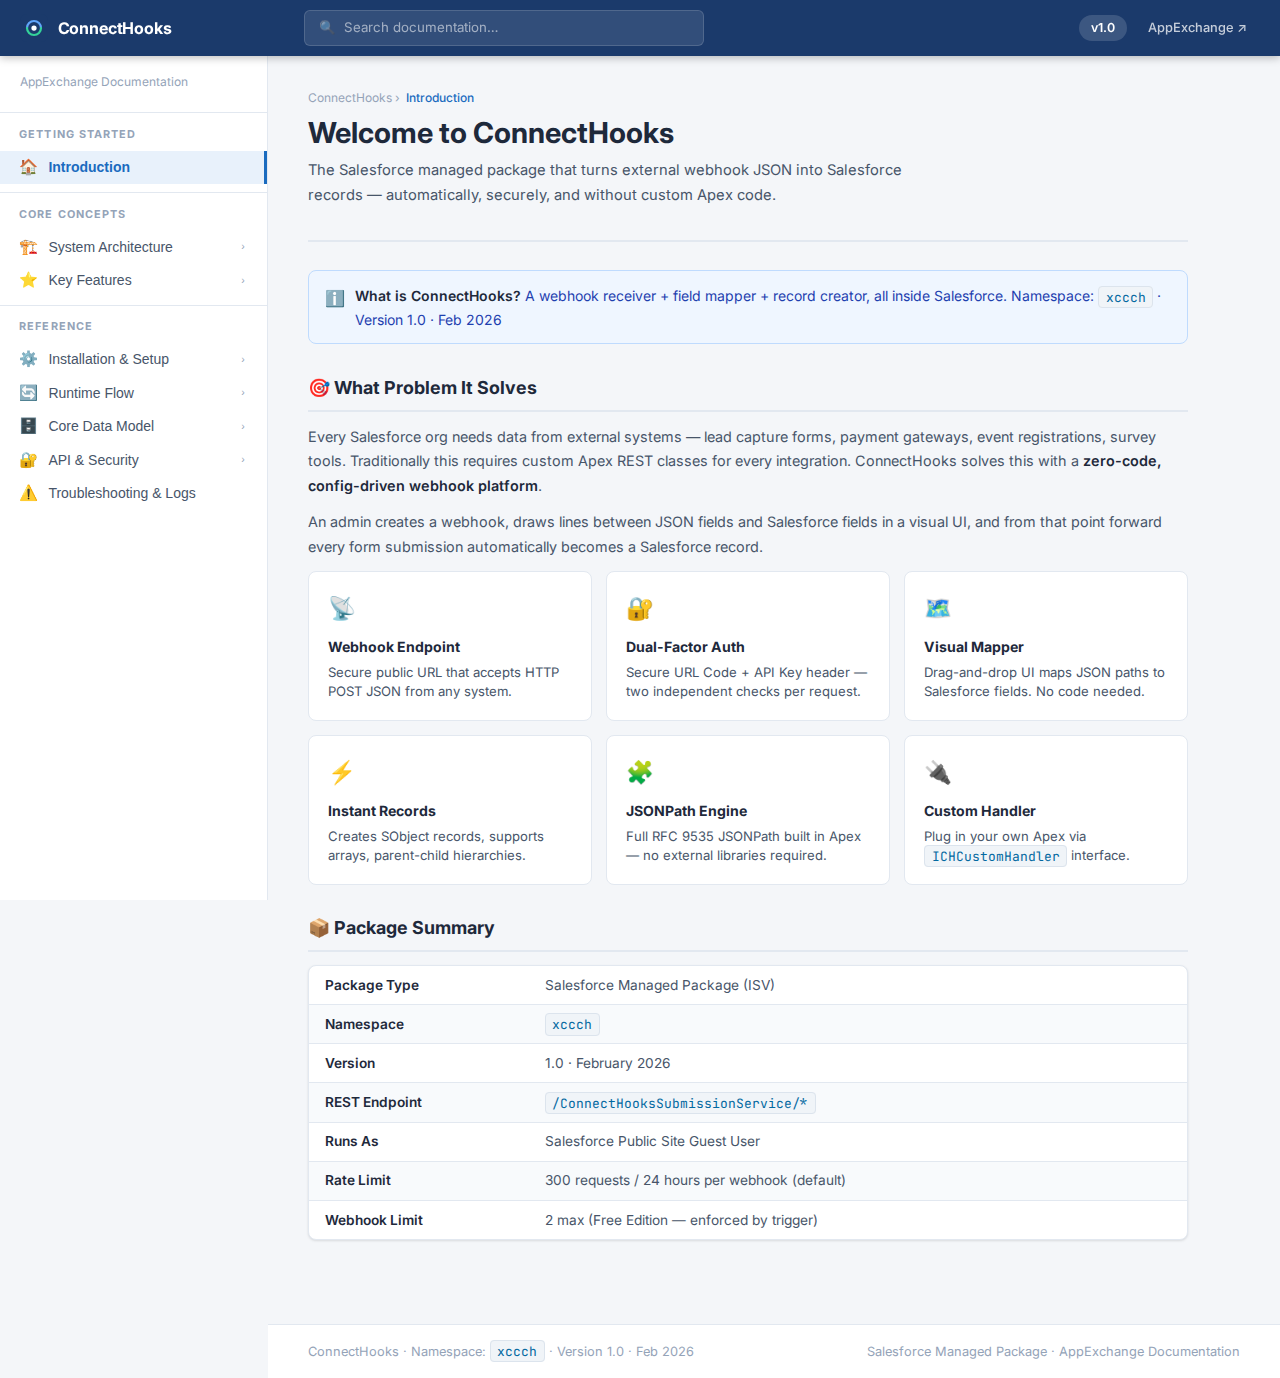
<file: index.html>
<!DOCTYPE html>
<html lang="en">
<head>
<meta charset="UTF-8">
<meta name="viewport" content="width=device-width,initial-scale=1.0">
<title>ConnectHooks Documentation</title>
<meta name="description" content="ConnectHooks — Salesforce Application Documentation">
<!-- Instant redirect to docs.html -->
<meta http-equiv="refresh" content="0;url=docs.html">
<script>window.location.replace('docs.html');</script>


</head>
<body>

</body>
</html>
</file>
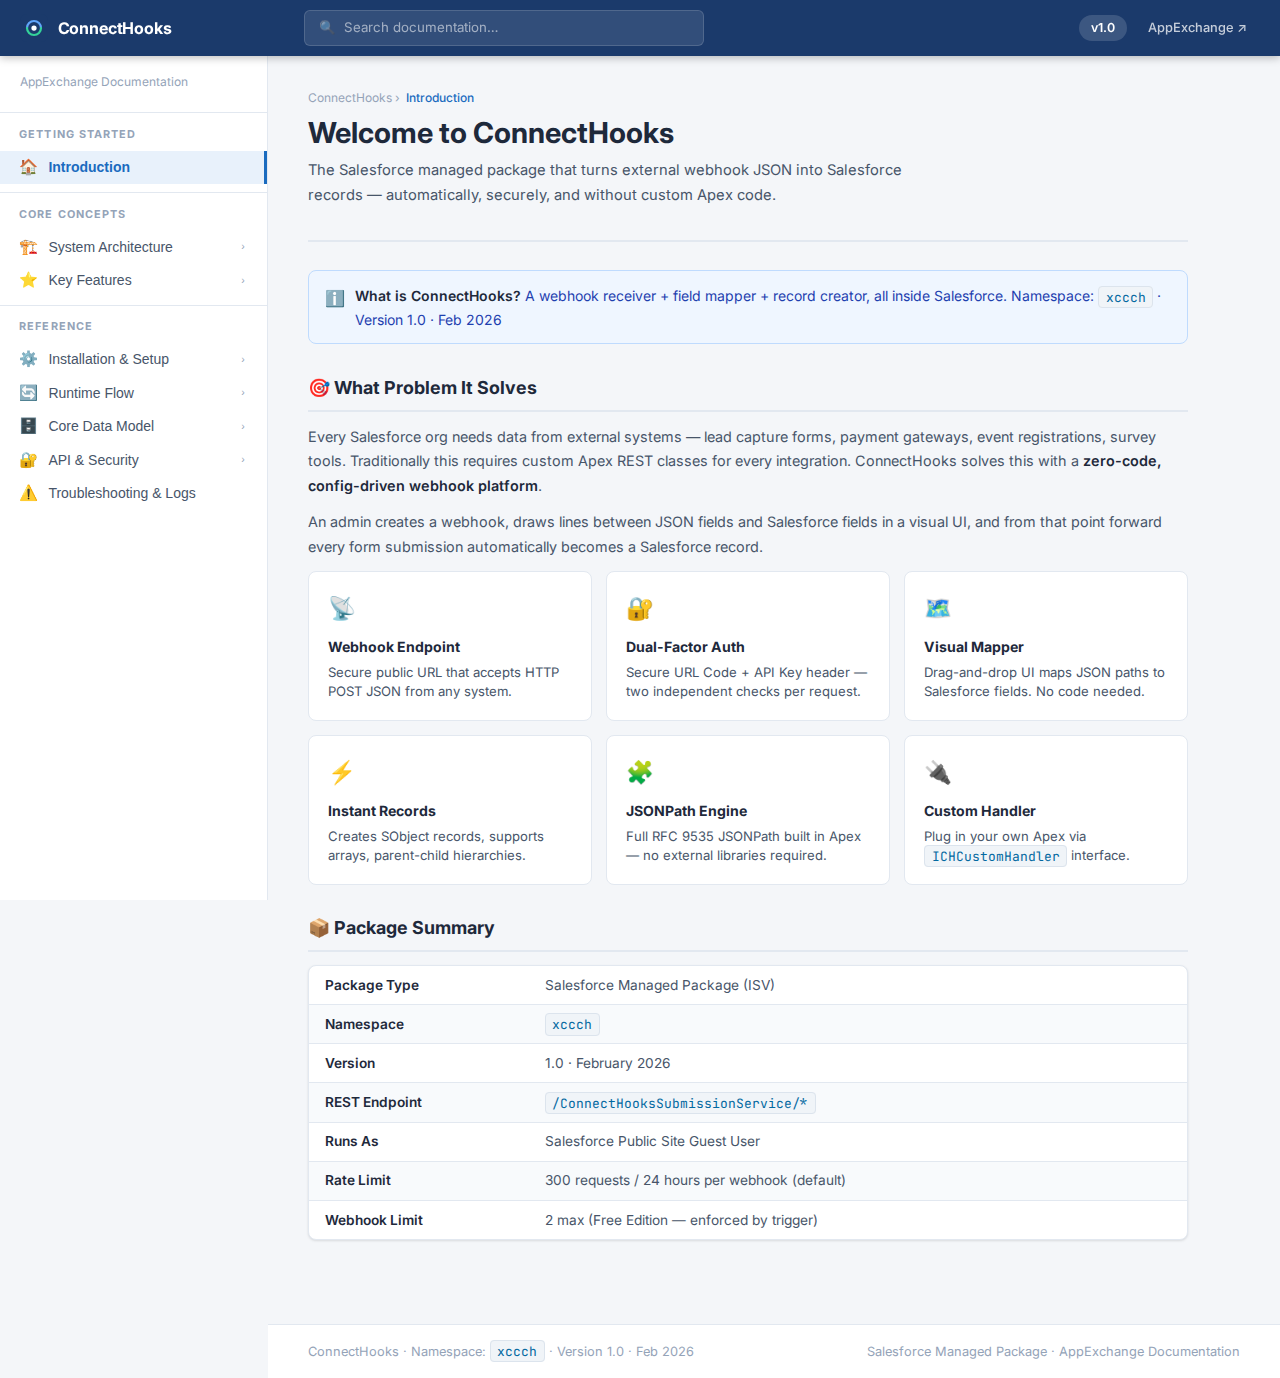
<file: docs.html>
<!DOCTYPE html>
<html lang="en">
<head>
<meta charset="UTF-8">
<meta name="viewport" content="width=device-width,initial-scale=1.0">
<title>ConnectHooks — AppExchange Documentation</title>
<meta name="description" content="Complete documentation for ConnectHooks Salesforce managed package.">
<link rel="stylesheet" href="assets/css/docs.css">
</head>
<body>

<!-- TOP BAR -->
<header class="topbar">
  <a href="docs.html" class="topbar-logo">
    <svg viewBox="0 0 32 32" fill="none"><rect width="32" height="32" rx="8" fill="#1B3A6B"/><path d="M8 16c0-4.4 3.6-8 8-8s8 3.6 8 8" stroke="#60a5fa" stroke-width="2.5" stroke-linecap="round"/><path d="M24 16c0 4.4-3.6 8-8 8S8 20.4 8 16" stroke="#34d399" stroke-width="2.5" stroke-linecap="round"/><circle cx="16" cy="16" r="3" fill="#fff"/></svg>
    <span>ConnectHooks</span>
  </a>
  <div class="topbar-center">🔍 &nbsp;Search documentation…</div>
  <div class="topbar-right">
    <span class="topbar-badge">v1.0</span>
    <a href="https://appexchange.salesforce.com" target="_blank" class="topbar-link">AppExchange ↗</a>
  </div>
</header>

<!-- LAYOUT -->
<div class="layout">

<!-- SIDEBAR -->
<aside class="sidebar">
  <p style="font-size:0.75rem;color:#94a3b8;padding:0 1.25rem 0.5rem;">AppExchange Documentation</p>

  <div class="sidebar-tag">Getting Started</div>
  <div class="nav-item" id="ni-introduction">
    <button class="nav-link active" onclick="showSection('introduction')">
      <span class="nav-icon">🏠</span><span class="nav-label">Introduction</span>
    </button>
  </div>

  <div class="sidebar-tag">Core Concepts</div>
  <div class="nav-item" id="ni-architecture">
    <button class="nav-link" onclick="toggleNav('architecture')">
      <span class="nav-icon">🏗️</span><span class="nav-label">System Architecture</span><span class="nav-arrow">›</span>
    </button>
    <div class="sub-items">
      <a class="sub-link" onclick="showSection('architecture');jumpTo('arch-overview')">Overview</a>
      <a class="sub-link" onclick="showSection('architecture');jumpTo('arch-layer1')">Layer 1 — Config</a>
      <a class="sub-link" onclick="showSection('architecture');jumpTo('arch-layer2')">Layer 2 — Runtime</a>
      <a class="sub-link" onclick="showSection('architecture');jumpTo('arch-layer3')">Layer 3 — Support</a>
    </div>
  </div>

  <div class="nav-item" id="ni-features">
    <button class="nav-link" onclick="toggleNav('features')">
      <span class="nav-icon">⭐</span><span class="nav-label">Key Features</span><span class="nav-arrow">›</span>
    </button>
    <div class="sub-items">
      <a class="sub-link" onclick="showSection('features');jumpTo('feat-webhook')">Webhook Endpoint</a>
      <a class="sub-link" onclick="showSection('features');jumpTo('feat-auth')">Authentication</a>
      <a class="sub-link" onclick="showSection('features');jumpTo('feat-mapping')">Field Mapping</a>
      <a class="sub-link" onclick="showSection('features');jumpTo('feat-records')">Record Creation</a>
      <a class="sub-link" onclick="showSection('features');jumpTo('feat-files')">File Attachments</a>
      <a class="sub-link" onclick="showSection('features');jumpTo('feat-handler')">Custom Handler</a>
    </div>
  </div>

  <div class="sidebar-tag">Reference</div>
  <div class="nav-item" id="ni-setup">
    <button class="nav-link" onclick="toggleNav('setup')">
      <span class="nav-icon">⚙️</span><span class="nav-label">Installation &amp; Setup</span><span class="nav-arrow">›</span>
    </button>
    <div class="sub-items">
      <a class="sub-link" onclick="showSection('setup');jumpTo('setup-postinstall')">Post-Install Script</a>
      <a class="sub-link" onclick="showSection('setup');jumpTo('setup-wizard')">Setup Wizard Steps</a>
      <a class="sub-link" onclick="showSection('setup');jumpTo('setup-webhook')">Creating a Webhook</a>
      <a class="sub-link" onclick="showSection('setup');jumpTo('setup-mapping')">Field Mapping UI</a>
    </div>
  </div>

  <div class="nav-item" id="ni-runtime">
    <button class="nav-link" onclick="toggleNav('runtime')">
      <span class="nav-icon">🔄</span><span class="nav-label">Runtime Flow</span><span class="nav-arrow">›</span>
    </button>
    <div class="sub-items">
      <a class="sub-link" onclick="showSection('runtime');jumpTo('rt-step1')">1 — URL Parsing</a>
      <a class="sub-link" onclick="showSection('runtime');jumpTo('rt-step2')">2 — Auth &amp; Secure Code</a>
      <a class="sub-link" onclick="showSection('runtime');jumpTo('rt-step3')">3 — Rate Limit</a>
      <a class="sub-link" onclick="showSection('runtime');jumpTo('rt-step4')">4 — API Key Auth</a>
      <a class="sub-link" onclick="showSection('runtime');jumpTo('rt-step5')">5 — Schema Check</a>
      <a class="sub-link" onclick="showSection('runtime');jumpTo('rt-step6')">6 — Mapping &amp; DML</a>
      <a class="sub-link" onclick="showSection('runtime');jumpTo('rt-step7')">7 — Storage &amp; Files</a>
    </div>
  </div>

  <div class="nav-item" id="ni-datamodel">
    <button class="nav-link" onclick="toggleNav('datamodel')">
      <span class="nav-icon">🗄️</span><span class="nav-label">Core Data Model</span><span class="nav-arrow">›</span>
    </button>
    <div class="sub-items">
      <a class="sub-link" onclick="showSection('datamodel');jumpTo('dm-objects')">Custom Objects</a>
      <a class="sub-link" onclick="showSection('datamodel');jumpTo('dm-settings')">Custom Settings</a>
      <a class="sub-link" onclick="showSection('datamodel');jumpTo('dm-metadata')">Custom Metadata</a>
    </div>
  </div>

  <div class="nav-item" id="ni-security">
    <button class="nav-link" onclick="toggleNav('security')">
      <span class="nav-icon">🔐</span><span class="nav-label">API &amp; Security</span><span class="nav-arrow">›</span>
    </button>
    <div class="sub-items">
      <a class="sub-link" onclick="showSection('security');jumpTo('sec-model')">Security Model</a>
      <a class="sub-link" onclick="showSection('security');jumpTo('sec-perm')">Permission Sets</a>
      <a class="sub-link" onclick="showSection('security');jumpTo('sec-api')">Apex Classes</a>
      <a class="sub-link" onclick="showSection('security');jumpTo('sec-lwc')">LWC Components</a>
    </div>
  </div>

  <div class="nav-item" id="ni-troubleshoot">
    <button class="nav-link" onclick="showSection('troubleshoot')">
      <span class="nav-icon">⚠️</span><span class="nav-label">Troubleshooting &amp; Logs</span>
    </button>
  </div>
</aside>

<!-- MAIN CONTENT -->
<main class="main" id="main-content">

<!-- ══════════ INTRODUCTION ══════════ -->
<section class="doc-section active" id="sec-introduction">
  <div class="page-header">
    <div class="breadcrumb">ConnectHooks › <span>Introduction</span></div>
    <h1>Welcome to ConnectHooks</h1>
    <p>The Salesforce managed package that turns external webhook JSON into Salesforce records — automatically, securely, and without custom Apex code.</p>
  </div>

  <div class="alert alert-info"><span class="alert-icon">ℹ️</span><div><strong>What is ConnectHooks?</strong> A webhook receiver + field mapper + record creator, all inside Salesforce. Namespace: <code>xccch</code> · Version 1.0 · Feb 2026</div></div>

  <h2 class="section-title">🎯 What Problem It Solves</h2>
  <p>Every Salesforce org needs data from external systems — lead capture forms, payment gateways, event registrations, survey tools. Traditionally this requires custom Apex REST classes for every integration. ConnectHooks solves this with a <strong>zero-code, config-driven webhook platform</strong>.</p>
  <p>An admin creates a webhook, draws lines between JSON fields and Salesforce fields in a visual UI, and from that point forward every form submission automatically becomes a Salesforce record.</p>

  <div class="cards">
    <div class="card"><div class="card-icon">📡</div><h3>Webhook Endpoint</h3><p>Secure public URL that accepts HTTP POST JSON from any system.</p></div>
    <div class="card"><div class="card-icon">🔐</div><h3>Dual-Factor Auth</h3><p>Secure URL Code + API Key header — two independent checks per request.</p></div>
    <div class="card"><div class="card-icon">🗺️</div><h3>Visual Mapper</h3><p>Drag-and-drop UI maps JSON paths to Salesforce fields. No code needed.</p></div>
    <div class="card"><div class="card-icon">⚡</div><h3>Instant Records</h3><p>Creates SObject records, supports arrays, parent-child hierarchies.</p></div>
    <div class="card"><div class="card-icon">🧩</div><h3>JSONPath Engine</h3><p>Full RFC 9535 JSONPath built in Apex — no external libraries required.</p></div>
    <div class="card"><div class="card-icon">🔌</div><h3>Custom Handler</h3><p>Plug in your own Apex via <code>ICHCustomHandler</code> interface.</p></div>
  </div>

  <h2 class="section-title">📦 Package Summary</h2>
  <div class="kv-grid">
    <div class="kv-row"><div class="kv-key">Package Type</div><div class="kv-val">Salesforce Managed Package (ISV)</div></div>
    <div class="kv-row"><div class="kv-key">Namespace</div><div class="kv-val"><code>xccch</code></div></div>
    <div class="kv-row"><div class="kv-key">Version</div><div class="kv-val">1.0 · February 2026</div></div>
    <div class="kv-row"><div class="kv-key">REST Endpoint</div><div class="kv-val"><code>/ConnectHooksSubmissionService/*</code></div></div>
    <div class="kv-row"><div class="kv-key">Runs As</div><div class="kv-val">Salesforce Public Site Guest User</div></div>
    <div class="kv-row"><div class="kv-key">Rate Limit</div><div class="kv-val">300 requests / 24 hours per webhook (default)</div></div>
    <div class="kv-row"><div class="kv-key">Webhook Limit</div><div class="kv-val">2 max (Free Edition — enforced by trigger)</div></div>
  </div>
</section>

<!-- ══════════ ARCHITECTURE ══════════ -->
<section class="doc-section" id="sec-architecture">
  <div class="page-header">
    <div class="breadcrumb">ConnectHooks › <span>System Architecture</span></div>
    <h1>System Architecture</h1>
    <p>ConnectHooks is built on three distinct layers: Configuration, Runtime, and Support Services.</p>
  </div>

  <div id="arch-overview"></div>
  <h2 class="section-title">🏗️ Three-Layer Design</h2>
  <p>The package separates concerns into three layers so that admin configuration never breaks the runtime, and shared services stay reusable across both.</p>

  <div id="arch-layer1"></div>
  <div class="layer layer-1">
    <div class="layer-label">Layer 1 — Admin-Time</div>
    <h3>⚙️ Configuration Layer</h3>
    <ul>
      <li>Admin opens the <strong>ConnectHooks Config LWC</strong> tab and runs the 7-step setup wizard.</li>
      <li>Wizard creates a public Salesforce Site, assigns permission sets, creates a File Library.</li>
      <li>Admin creates Webhooks and uses the <strong>Mapping UI</strong> to define JSON → Salesforce field links.</li>
      <li>All settings stored in <code>ConnectHooks_Config_Settings__c</code> custom settings and custom objects.</li>
    </ul>
  </div>

  <div id="arch-layer2"></div>
  <div class="layer layer-2">
    <div class="layer-label">Layer 2 — Run-Time</div>
    <h3>🔄 Runtime Layer</h3>
    <ul>
      <li>External system POSTs JSON to the public site endpoint URL.</li>
      <li><code>ConnectHooksSubmissionWebService</code> receives it as the public site guest user.</li>
      <li>9-step pipeline: authenticate → validate → map fields → create records → store JSON → queue files.</li>
    </ul>
  </div>

  <div id="arch-layer3"></div>
  <div class="layer layer-3">
    <div class="layer-label">Layer 3 — Shared Services</div>
    <h3>🛠️ Support Layer</h3>
    <ul>
      <li><code>ConnectHooksSOQL</code> — centralised SOQL (runs without sharing for guest access).</li>
      <li><code>FormResponseUtil</code> — key generation, config reading, file creation, type conversion.</li>
      <li><code>JSONPathEvaluator</code> + <code>JsonParserWithJsonPath</code> — full RFC 9535 JSONPath in Apex.</li>
      <li><code>ErrorMsg</code> + <code>ErrorMessageConfig</code> — all error messages in one place.</li>
      <li><code>WebhookLimitTrigger</code> — database trigger enforcing webhook creation limits.</li>
    </ul>
  </div>

  <h2 class="section-title">🔗 Endpoint URL Format</h2>
  <pre><code>{siteSecureURL}/services/apexrest/xccch/ConnectHooksSubmissionService/{webhookName}/{secureCode}</code></pre>

  <h2 class="section-title">📊 Architecture Flow</h2>
  <pre><code>External System (HTTP POST JSON)
        │
        ▼
Salesforce Public Site (Guest User)
  └── ConnectHooksSubmissionWebService
        ① Parse URL → get webhookName + secureCode
        ② Validate secureCode matches CH_Webhook__c record
        ③ Load Webhook record (ConnectHooksSOQL)
        ④ Validate API Key (FormResponseUtil.validateAPIKey)
        ⑤ Check Rate Limit (RequestCount__c vs limit)
        ⑥ Validate JSON Schema (if JSON_Schema__c exists)
        ⑦ Execute Mapping OR Custom Handler
        ⑧ Store raw JSON → Form_Submission__c
        ⑨ Queue file downloads (FormAttachmentFilesHandlerQueueable)
        │
        ▼
   JSON Response → { success, recordId, message }</code></pre>
</section>

<!-- ══════════ KEY FEATURES ══════════ -->
<section class="doc-section" id="sec-features">
  <div class="page-header">
    <div class="breadcrumb">ConnectHooks › <span>Key Features</span></div>
    <h1>Key Features</h1>
    <p>Deep-dive into every capability that ConnectHooks ships with out of the box.</p>
  </div>

  <div id="feat-webhook"></div>
  <h2 class="section-title">📡 Webhook Endpoint</h2>
  <p>Each webhook gets a unique public HTTPS URL. The URL contains two security tokens embedded directly: the webhook name and a 48-character secure code. Any HTTP client can POST JSON to this URL.</p>
  <div class="alert alert-info"><span class="alert-icon">ℹ️</span><div>The endpoint runs on a Salesforce Public Site so no Salesforce login is needed from the caller. All security is handled by ConnectHooks itself.</div></div>

  <div id="feat-auth"></div>
  <h2 class="section-title">🔐 Authentication — Dual-Factor</h2>
  <p>Every request must pass <strong>two independent authentication checks</strong>:</p>
  <div class="table-wrap"><table class="doc-table">
    <thead><tr><th>Check</th><th>How</th><th>Value</th></tr></thead>
    <tbody>
      <tr><td>Secure URL Code</td><td>Embedded in URL path</td><td>48-char dash-separated random string</td></tr>
      <tr><td>API Key</td><td><code>x-api-key</code> header OR JSON body field</td><td>48-char alphanumeric token (stored encrypted)</td></tr>
    </tbody>
  </table></div>
  <p>The API key is stored as an SHA-256 hash in <code>CH_Webhook__c.Enc_Api_Key__c</code>. Validation rehashes the incoming key and compares. The plain key is never stored.</p>

  <div id="feat-mapping"></div>
  <h2 class="section-title">🗺️ Field Mapping with JSONPath</h2>
  <p>Admins use the <strong>mappingUi LWC</strong> to visually connect JSON fields to Salesforce fields. Each mapping line stores a JSONPath expression (e.g. <code>$.orders[*].id</code>) in <code>CH_Mapping__c.JsonPath_Expression__c</code>.</p>
  <p>At runtime, <code>JSONPathEvaluator</code> evaluates these expressions against the incoming JSON and extracts values. The JSONPath engine supports:</p>
  <ul style="font-size:0.875rem;color:var(--text-muted);padding-left:1.5rem;margin-bottom:1rem;">
    <li>Root <code>$.field</code> and nested <code>$.parent.child</code> access</li>
    <li>Array indexing <code>$.items[0]</code> and wildcard <code>$.items[*]</code></li>
    <li>Filter expressions <code>$.items[?(@.price > 10)]</code></li>
    <li>Recursive descent <code>$..fieldName</code></li>
  </ul>

  <div id="feat-records"></div>
  <h2 class="section-title">📝 Record Creation</h2>
  <p><code>WebhookRuntimeService</code> reads the <code>CH_Mapping_Object__c</code> tree and creates SObject records dynamically using <code>Database.insert</code>. It handles:</p>
  <div class="cards">
    <div class="card"><div class="card-icon">📄</div><h3>Single Record</h3><p>One JSON object → one SObject record with mapped field values.</p></div>
    <div class="card"><div class="card-icon">📚</div><h3>Array / Multiple Records</h3><p>A JSON array <code>[{...},{...}]</code> → multiple records in one request.</p></div>
    <div class="card"><div class="card-icon">🌳</div><h3>Parent-Child Hierarchy</h3><p>Child mapping objects reference the parent's new record ID automatically.</p></div>
  </div>

  <div id="feat-files"></div>
  <h2 class="section-title">📁 File Attachments</h2>
  <p>If the JSON payload contains file URLs, <code>FormAttachmentFilesHandlerQueueable</code> downloads each file via HTTP callout and creates a <code>ContentVersion</code> record linked to the new Salesforce record. Files are stored in the <strong>ConnectForm Library</strong> (<code>ContentWorkspace</code>).</p>

  <div id="feat-handler"></div>
  <h2 class="section-title">🔌 Custom Handler API</h2>
  <p>Developers can bypass the standard mapping engine by implementing the <code>ICHCustomHandler</code> interface and registering the class name on the webhook record (<code>CH_Webhook__c.Custom_Handler_Class__c</code>).</p>
  <pre><code>// Implement this interface in your Apex class
public class MyHandler implements xccch.ICHCustomHandler {
    public void execute(String jsonPayload) {
        // Parse the payload and do custom logic here
        Map&lt;String,Object&gt; data = (Map&lt;String,Object&gt;)
            JSON.deserializeUntyped(jsonPayload);
        // Create/update records as needed
    }
}</code></pre>
  <div class="alert alert-warn"><span class="alert-icon">⚠️</span><div>Authentication and rate limiting still run even when a custom handler is used. Only the mapping step is replaced.</div></div>
</section>

<!-- ══════════ SETUP ══════════ -->
<section class="doc-section" id="sec-setup">
  <div class="page-header">
    <div class="breadcrumb">ConnectHooks › <span>Installation &amp; Setup</span></div>
    <h1>Installation &amp; Setup</h1>
    <p>Everything that happens when the package is installed and how the admin completes first-time configuration.</p>
  </div>

  <div id="setup-postinstall"></div>
  <h2 class="section-title">📦 Post-Install Script</h2>
  <p>Salesforce automatically calls <code>ConnectHooksPackagePostInstallClass.onInstall(context)</code> when the package is installed or upgraded. Two things happen:</p>
  <ol class="steps">
    <li class="step-item"><div class="step-body"><h4>assignPermissionSet(installingUserId)</h4><p>Queries the <code>ConnectHooks_Admin</code> permission set and creates a <code>PermissionSetAssignment</code> record so the installing user has full access immediately.</p></div></li>
    <li class="step-item"><div class="step-body"><h4>createDefaultConfigSettings()</h4><p>Creates the org-level <code>ConnectHooks_Config_Settings__c</code> custom setting and sets the default AI backend URL (<code>https://apps.getxccelerance.com/connecthooks</code>) if the field is blank.</p></div></li>
  </ol>
  <div class="alert alert-success"><span class="alert-icon">✅</span><div>Both operations run with <code>SYSTEM_MODE</code>. Errors are caught and logged — they do not block the install.</div></div>

  <div id="setup-wizard"></div>
  <h2 class="section-title">🧙 7-Step Setup Wizard</h2>
  <p>The admin opens the <strong>connectHooksConfiguration LWC</strong> tab. Steps must be completed in order:</p>
  <div class="table-wrap"><table class="doc-table">
    <thead><tr><th>#</th><th>Step Title</th><th>LWC</th><th>What Happens</th></tr></thead>
    <tbody>
      <tr><td>1</td><td>Create Public Site</td><td><code>stepCreatePublicSite</code></td><td>MANUAL — admin creates a Salesforce public site in Setup, then marks done. Updates <code>Step_Create_Public_Site__c = true</code>.</td></tr>
      <tr><td>2</td><td>Select Public Site</td><td><code>stepSetPublicSiteUsedInApp</code></td><td>Dropdown of available sites. Saves chosen site to <code>Public_Site_Used__c</code>. Field is locked after selection.</td></tr>
      <tr><td>3</td><td>Assign Site User Permissions</td><td><code>stepAssignPsToSiteUser</code></td><td>Button calls <code>ConnectHooksConfigUtil.assignSitePSToPublicSiteUser()</code> → assigns <code>ConnectHooks_Public_Site_User_Permissions</code> to the guest user.</td></tr>
      <tr><td>4</td><td>Create Files Library</td><td><code>stepCreateFilesLibrary</code></td><td>Creates <code>ContentWorkspace</code> named "ConnectForm Library". Adds guest user as Author member.</td></tr>
      <tr><td>5</td><td>Enable JSON Storage</td><td><code>stepEnableJsonFilesStorage</code></td><td>Toggle. When ON, saves raw JSON as <code>Form_Submission__c</code> and ContentVersion. Saved to <code>Disable_Storage_Of_Form_Submission_JSON__c</code> (inverted flag).</td></tr>
      <tr><td>6</td><td>Generate JSONPath API Key</td><td><code>stepJsonPathGenerateApiKey</code></td><td>HTTP callout to <code>https://apps.getxccelerance.com/connecthooks</code> — gets an API key for the JSONPath Generator feature. Saves to <code>JSONPath_Gen_Sys_API_Key__c</code>.</td></tr>
      <tr><td>7</td><td>Create Webhook</td><td><code>webhookModal / webhookEntry</code></td><td>Admin creates first webhook. Repeatable for every new integration.</td></tr>
    </tbody>
  </table></div>
  <div class="alert alert-info"><span class="alert-icon">ℹ️</span><div>Steps 1–6 are one-time per org. Step 7 is repeated every time a new webhook integration is needed.</div></div>

  <div id="setup-webhook"></div>
  <h2 class="section-title">🔗 Creating a Webhook</h2>
  <p>When admin clicks <strong>New Webhook</strong>, <code>ConnectHooksConfigurationController.createWebhook(webhookData)</code> runs these steps:</p>
  <ol class="steps">
    <li class="step-item"><div class="step-body"><h4>Name Validation</h4><p>If blank or contains spaces → error (<code>ErrorMsg.webhookNameNoSpaces</code>).</p></div></li>
    <li class="step-item"><div class="step-body"><h4>Duplicate Check</h4><p>Queries <code>CH_Webhook__c</code> by name. If found → error.</p></div></li>
    <li class="step-item"><div class="step-body"><h4>Generate Secure URL Code</h4><p>Calls <code>FormResponseUtil.createSecureURLCode()</code> — 48-char random lowercase/number string with dashes.</p></div></li>
    <li class="step-item"><div class="step-body"><h4>Generate API Key</h4><p>Calls <code>FormResponseUtil.createAPIKeyTokenString()</code> — 48-char random alphanumeric (upper + lower + digits).</p></div></li>
    <li class="step-item"><div class="step-body"><h4>Insert Record</h4><p>Inserts <code>CH_Webhook__c</code> with <code>Webook_Name__c</code>, <code>Secure_URL_Code__c</code>, <code>Enc_Api_Key__c</code>, <code>is_Active__c = true</code>.</p></div></li>
    <li class="step-item"><div class="step-body"><h4>Trigger Fires</h4><p><code>WebhookLimitTrigger</code> → checks if user exceeded <code>CH_Config_Meta_Store__mdt.Free_Edition.Webhook_Creation_Limit__c</code>. If exceeded → <code>addError()</code> blocks insert.</p></div></li>
  </ol>

  <div id="setup-mapping"></div>
  <h2 class="section-title">🗺️ Setting Up Field Mappings</h2>
  <p>Admin opens the <strong>mappingUi LWC</strong>. When Save is clicked, <code>MappingController.saveMappingData()</code> runs:</p>
  <ol class="steps">
    <li class="step-item"><div class="step-body"><h4>Schema Save</h4><p>If JSON schema uploaded → upserts <code>JSON_Schema__c</code> linked to the webhook.</p></div></li>
    <li class="step-item"><div class="step-body"><h4>Hierarchy Flatten</h4><p><code>flattenHierarchyWithIds()</code> walks the object tree and builds parent→child maps.</p></div></li>
    <li class="step-item"><div class="step-body"><h4>Upsert Mapping Objects</h4><p>Creates/updates <code>CH_Mapping_Object__c</code> records with target Salesforce object API name and parent references.</p></div></li>
    <li class="step-item"><div class="step-body"><h4>Delete Orphans</h4><p>Old <code>CH_Mapping_Object__c</code> records not in the new save are deleted along with their <code>CH_Mapping__c</code> children.</p></div></li>
    <li class="step-item"><div class="step-body"><h4>Insert Field Mappings</h4><p>Inserts <code>CH_Mapping__c</code> records with <code>Fields__c</code> (SF field API name) and <code>JsonPath_Expression__c</code>.</p></div></li>
  </ol>
</section>

<!-- ══════════ RUNTIME FLOW ══════════ -->
<section class="doc-section" id="sec-runtime">
  <div class="page-header">
    <div class="breadcrumb">ConnectHooks › <span>Runtime Flow</span></div>
    <h1>Runtime Flow</h1>
    <p>The 9-step pipeline that runs inside <code>ConnectHooksSubmissionWebService.handleWebhookRequest()</code> on every incoming webhook call.</p>
  </div>

  <div class="alert alert-info"><span class="alert-icon">ℹ️</span><div>The class is declared <code>@RestResource(urlMapping="/ConnectHooksSubmissionService/*")</code> — runs as the public site guest user.</div></div>

  <div id="rt-step1"></div>
  <h2 class="section-title">Step 1 — Extract Webhook Identity</h2>
  <p>Parses the request URI to extract <code>webhookName</code> and <code>secureCode</code>:</p>
  <pre><code>String urlPath = req.requestURI.substringAfter('/ConnectHooksSubmissionService/');
List&lt;String&gt; pathParts = urlPath.split('/');
String webhookName = pathParts[0];   // e.g. MyForm
String secureCode  = pathParts[1];   // e.g. a1b2c3d4-e5f6-...</code></pre>

  <div id="rt-step2"></div>
  <h2 class="section-title">Step 2 — Validate Secure URL Code &amp; Load Webhook</h2>
  <p>Calls <code>ConnectHooksSOQL.getWebhookByName(webhookName)</code>. If not found or <code>is_Active__c = false</code> → returns 404. Compares URL's secureCode with <code>CH_Webhook__c.Secure_URL_Code__c</code>. Mismatch → 401.</p>

  <div id="rt-step3"></div>
  <h2 class="section-title">Step 3 — Rate Limit Check</h2>
  <p>Reads <code>RequestCount__c</code> and <code>RequestCountResetTime__c</code> from the webhook record. If current count ≥ limit AND within the rolling 24-hour window → returns 429 Too Many Requests and increments the counter.</p>

  <div id="rt-step4"></div>
  <h2 class="section-title">Step 4 — API Key Authentication</h2>
  <p>Reads the API key from the <code>x-api-key</code> header. If absent, checks the JSON body for an <code>api_key</code> field. Calls <code>FormResponseUtil.validateAPIKey(storedHash, incomingKey)</code> which SHA-256 hashes the incoming key and compares. Mismatch → 401.</p>

  <div id="rt-step5"></div>
  <h2 class="section-title">Step 5 — JSON Schema Validation</h2>
  <p>If a <code>JSON_Schema__c</code> record is linked to the webhook, validates that all required fields listed in the schema are present in the incoming JSON. Missing fields → 400 with field list.</p>

  <div id="rt-step6"></div>
  <h2 class="section-title">Step 6 — Field Mapping &amp; Record Creation</h2>
  <p>If <code>CH_Webhook__c.Custom_Handler_Class__c</code> is set → instantiates and calls the custom handler. Otherwise calls <code>WebhookRuntimeService.processWebhookData()</code>:</p>
  <ol class="steps">
    <li class="step-item"><div class="step-body"><h4>Load Mapping Tree</h4><p>Queries <code>CH_Mapping_Object__c</code> with child <code>CH_Mapping__c</code> records for this webhook.</p></div></li>
    <li class="step-item"><div class="step-body"><h4>Evaluate JSONPath</h4><p><code>JSONPathEvaluator.evaluate(jsonPayload, expression)</code> extracts values for every mapped field.</p></div></li>
    <li class="step-item"><div class="step-body"><h4>Type Conversion</h4><p><code>FormResponseUtil.convertFieldValue()</code> casts String values to the target field's Schema type (Date, Decimal, Boolean, etc).</p></div></li>
    <li class="step-item"><div class="step-body"><h4>DML Insert</h4><p>Calls <code>Database.insert(records, AccessLevel.USER_MODE)</code> — respects FLS and sharing.</p></div></li>
    <li class="step-item"><div class="step-body"><h4>Wire Child Records</h4><p>Child mapping objects get their lookup field set to the parent record's new ID.</p></div></li>
  </ol>

  <div id="rt-step7"></div>
  <h2 class="section-title">Steps 7–9 — Storage &amp; Attachments</h2>
  <p><strong>Step 7 (JSON Storage):</strong> If <code>Disable_Storage_Of_Form_Submission_JSON__c = false</code>, creates a <code>Form_Submission__c</code> record with the raw JSON payload and a <code>ContentVersion</code> file in the ConnectForm Library.</p>
  <p><strong>Step 8 (File Queue):</strong> If file URLs found in payload, enqueues <code>FormAttachmentFilesHandlerQueueable</code> to download files asynchronously.</p>
  <p><strong>Step 9 (Response):</strong> Returns JSON <code>{ "success": true, "recordId": "...", "message": "..." }</code>.</p>
</section>

<!-- ══════════ DATA MODEL ══════════ -->
<section class="doc-section" id="sec-datamodel">
  <div class="page-header">
    <div class="breadcrumb">ConnectHooks › <span>Core Data Model</span></div>
    <h1>Core Data Model</h1>
    <p>All custom objects, custom settings, and custom metadata used by ConnectHooks.</p>
  </div>

  <div id="dm-objects"></div>
  <h2 class="section-title">📦 Custom Objects</h2>

  <h3 class="sub-section-title">CH_Webhook__c — Webhook Registry</h3>
  <table class="doc-table">
    <thead><tr><th>Field</th><th>Type</th><th>Purpose</th></tr></thead>
    <tbody>
      <tr><td>Webook_Name__c</td><td>Text(80)</td><td>Unique name. No spaces. Used in the endpoint URL.</td></tr>
      <tr><td>Secure_URL_Code__c</td><td>Text(255)</td><td>48-char dash-separated code embedded in endpoint URL.</td></tr>
      <tr><td>Enc_Api_Key__c</td><td>Text(255)</td><td>SHA-256 hash of the API key. Plain key is never stored.</td></tr>
      <tr><td>is_Active__c</td><td>Checkbox</td><td>If false, all requests rejected with 404.</td></tr>
      <tr><td>RequestCount__c</td><td>Number</td><td>Rolling request counter for rate limiting.</td></tr>
      <tr><td>RequestCountResetTime__c</td><td>DateTime</td><td>When the current rate limit window started.</td></tr>
      <tr><td>Custom_Handler_Class__c</td><td>Text(255)</td><td>Apex class name implementing ICHCustomHandler (optional).</td></tr>
    </tbody>
  </table>

  <h3 class="sub-section-title">CH_Mapping_Object__c — Target Object Config</h3>
  <table class="doc-table">
    <thead><tr><th>Field</th><th>Type</th><th>Purpose</th></tr></thead>
    <tbody>
      <tr><td>Custom_Object__c</td><td>Text(255)</td><td>API name of target Salesforce object (e.g. Lead, Contact__c).</td></tr>
      <tr><td>Webhook__c</td><td>Lookup(CH_Webhook__c)</td><td>Parent webhook this mapping belongs to.</td></tr>
      <tr><td>Parent_Mapping_Object__c</td><td>Lookup(self)</td><td>Points to parent object for hierarchical record creation.</td></tr>
      <tr><td>Parent_Lookup_Field__c</td><td>Text(255)</td><td>API name of the lookup field that links child to parent.</td></tr>
    </tbody>
  </table>

  <h3 class="sub-section-title">CH_Mapping__c — Field-Level Mappings</h3>
  <table class="doc-table">
    <thead><tr><th>Field</th><th>Type</th><th>Purpose</th></tr></thead>
    <tbody>
      <tr><td>Mapping_Object__c</td><td>Lookup(CH_Mapping_Object__c)</td><td>Which object config this field mapping belongs to.</td></tr>
      <tr><td>Fields__c</td><td>Text(255)</td><td>Salesforce field API name (e.g. LastName, Email).</td></tr>
      <tr><td>JsonPath_Expression__c</td><td>Text(500)</td><td>JSONPath expression to extract value (e.g. $.contact.email).</td></tr>
    </tbody>
  </table>

  <h3 class="sub-section-title">Form_Submission__c — Raw Payload Log</h3>
  <table class="doc-table">
    <thead><tr><th>Field</th><th>Type</th><th>Purpose</th></tr></thead>
    <tbody>
      <tr><td>Webhook__c</td><td>Lookup(CH_Webhook__c)</td><td>Which webhook received this request.</td></tr>
      <tr><td>Raw_JSON__c</td><td>Long Text Area</td><td>The complete incoming JSON payload.</td></tr>
      <tr><td>Status__c</td><td>Text</td><td>success / error</td></tr>
      <tr><td>Error_Message__c</td><td>Long Text Area</td><td>Error details if processing failed.</td></tr>
    </tbody>
  </table>

  <h3 class="sub-section-title">JSON_Schema__c — Validation Schema</h3>
  <p>Stores a JSON schema string linked to a webhook. Used by the runtime to validate required fields in incoming payloads before processing begins.</p>

  <div id="dm-settings"></div>
  <h2 class="section-title">⚙️ Custom Settings</h2>
  <h3 class="sub-section-title">ConnectHooks_Config_Settings__c (Hierarchy)</h3>
  <table class="doc-table">
    <thead><tr><th>Field</th><th>Purpose</th></tr></thead>
    <tbody>
      <tr><td>Public_Site_Used__c</td><td>Name of the selected public Salesforce Site.</td></tr>
      <tr><td>Secure_URL_Code__c</td><td>Site-level secure code (deprecated; per-webhook now).</td></tr>
      <tr><td>Site_URL__c</td><td>Base URL of the public site.</td></tr>
      <tr><td>Step_Create_Public_Site__c</td><td>Checkbox — Step 1 of wizard done.</td></tr>
      <tr><td>Disable_Storage_Of_Form_Submission_JSON__c</td><td>When true, raw JSON is NOT saved (inverted flag).</td></tr>
      <tr><td>JSONPath_Gen_Sys_API_Key__c</td><td>API key for the external JSONPath Generator service.</td></tr>
      <tr><td>AI_BackEnd_EndPoint_Url__c</td><td>Backend URL (default: https://apps.getxccelerance.com/connecthooks).</td></tr>
    </tbody>
  </table>

  <div id="dm-metadata"></div>
  <h2 class="section-title">🏷️ Custom Metadata</h2>
  <h3 class="sub-section-title">CH_Config_Meta_Store__mdt</h3>
  <p>Stores edition-specific limits. The <code>Free_Edition</code> record defines:</p>
  <div class="kv-grid">
    <div class="kv-row"><div class="kv-key">Webhook_Creation_Limit__c</div><div class="kv-val">Maximum webhooks allowed (Free: 2)</div></div>
    <div class="kv-row"><div class="kv-key">Request_Rate_Limit__c</div><div class="kv-val">Max requests per 24 hours per webhook (default: 300)</div></div>
  </div>
</section>

<!-- ══════════ SECURITY ══════════ -->
<section class="doc-section" id="sec-security">
  <div class="page-header">
    <div class="breadcrumb">ConnectHooks › <span>API &amp; Security</span></div>
    <h1>API &amp; Security</h1>
    <p>Security model, permission sets, Apex classes overview, and LWC components.</p>
  </div>

  <div id="sec-model"></div>
  <h2 class="section-title">🛡️ Security Model</h2>
  <div class="alert alert-success"><span class="alert-icon">🔒</span><div><strong>Layered Security:</strong> Every request must independently pass 4 gates. Bypassing one does not grant access via another.</div></div>
  <div class="table-wrap"><table class="doc-table">
    <thead><tr><th>Gate</th><th>Check</th><th>Fail Response</th></tr></thead>
    <tbody>
      <tr><td>1 — Secure URL Code</td><td>URL path token matches <code>CH_Webhook__c.Secure_URL_Code__c</code></td><td>401 Unauthorized</td></tr>
      <tr><td>2 — Webhook Active</td><td><code>is_Active__c = true</code></td><td>404 Not Found</td></tr>
      <tr><td>3 — API Key</td><td>SHA-256(incoming) = <code>Enc_Api_Key__c</code></td><td>401 Unauthorized</td></tr>
      <tr><td>4 — Rate Limit</td><td>Request count ≤ limit within 24h window</td><td>429 Too Many Requests</td></tr>
    </tbody>
  </table></div>
  <p>Additionally, the <code>WebhookLimitTrigger</code> enforces the creation limit at the database level — it cannot be bypassed via any interface, including Data Loader or direct API calls.</p>

  <div id="sec-perm"></div>
  <h2 class="section-title">👥 Permission Sets</h2>
  <div class="table-wrap"><table class="doc-table">
    <thead><tr><th>Permission Set</th><th>Who Gets It</th><th>Access Granted</th></tr></thead>
    <tbody>
      <tr><td>ConnectHooks_Admin</td><td>Installing user (auto) + other admins (manual)</td><td>Full CRUD on all ConnectHooks objects. Access to all Apex classes and LWC. Required to use Config tab and Mapping UI.</td></tr>
      <tr><td>ConnectHooks_Public_Site_User_Permissions</td><td>Site guest user (Step 3 of wizard)</td><td>Read access to CH_Webhook__c, CH_Mapping_Object__c, CH_Mapping__c. Access to ConnectHooksSubmissionWebService. Minimum needed to process webhook requests.</td></tr>
    </tbody>
  </table></div>

  <div id="sec-api"></div>
  <h2 class="section-title">💻 Apex Classes</h2>
  <div class="table-wrap"><table class="doc-table">
    <thead><tr><th>Class</th><th>Sharing</th><th>Key Method(s)</th><th>Role</th></tr></thead>
    <tbody>
      <tr><td>ConnectHooksSubmissionWebService</td><td>with sharing</td><td>handleWebhookRequest()</td><td>Main REST entry point — processes all webhook requests</td></tr>
      <tr><td>WebhookRuntimeService</td><td>with sharing</td><td>processWebhookData()</td><td>Field mapping, type conversion, record DML</td></tr>
      <tr><td>ConnectHooksConfigurationController</td><td>with sharing</td><td>createWebhook(), generateAndSaveJsonPathApiKey()</td><td>Admin LWC controller for webhook management</td></tr>
      <tr><td>ConnectHooksConfigUtil</td><td>with sharing</td><td>assignSitePSToPublicSiteUser(), createContentWorkspaceLibrary()</td><td>Setup wizard backend</td></tr>
      <tr><td>MappingController</td><td>with sharing</td><td>saveMappingData(), getMappingData()</td><td>Saves/loads field mappings from the Mapping UI</td></tr>
      <tr><td>ConnectHooksSOQL</td><td>without sharing</td><td>getWebhookByName(), getMappingsForWebhook()</td><td>Centralised SOQL — guest user can query via this class</td></tr>
      <tr><td>FormResponseUtil</td><td>with sharing</td><td>createSecureURLCode(), validateAPIKey(), convertFieldValue()</td><td>Utility — key gen, config reading, type conversion</td></tr>
      <tr><td>JSONPathEvaluator</td><td>with sharing</td><td>evaluate(json, path)</td><td>Evaluates JSONPath expressions against payload</td></tr>
      <tr><td>JsonParserWithJsonPath</td><td>with sharing</td><td>parse(), traverse()</td><td>Low-level JSON parser powering the JSONPath engine</td></tr>
      <tr><td>ObjectFieldController</td><td>with sharing</td><td>getSObjects(), getObjectFields()</td><td>Provides object/field metadata to Mapping UI</td></tr>
      <tr><td>JSONPathAPIController</td><td>with sharing</td><td>evaluateJSONPath()</td><td>Live JSONPath preview in the Mapping UI</td></tr>
      <tr><td>ConnectHooksPackagePostInstallClass</td><td>with sharing</td><td>onInstall(context)</td><td>Post-install script — permission set + config setup</td></tr>
      <tr><td>WebhookLimitTriggerHandler</td><td>with sharing</td><td>handleBeforeInsert()</td><td>Enforces max webhook creation limit</td></tr>
      <tr><td>FormAttachmentFilesHandlerQueueable</td><td>with sharing</td><td>execute(QueueableContext)</td><td>Async file download and ContentVersion creation</td></tr>
      <tr><td>ICHCustomHandler</td><td>interface</td><td>execute(String jsonPayload)</td><td>Interface for custom handler classes</td></tr>
      <tr><td>ErrorMsg / ErrorMessageConfig</td><td>with sharing</td><td>—</td><td>Centralised error message constants</td></tr>
    </tbody>
  </table></div>

  <div id="sec-lwc"></div>
  <h2 class="section-title">🖥️ LWC Components</h2>
  <div class="table-wrap"><table class="doc-table">
    <thead><tr><th>Component</th><th>Tab / Location</th><th>Purpose</th></tr></thead>
    <tbody>
      <tr><td>connectHooksConfiguration</td><td>ConnectHooks Config Tab</td><td>Main config tab — hosts the 7-step wizard and webhook list</td></tr>
      <tr><td>stepCreatePublicSite</td><td>Wizard Step 1</td><td>Instructions for creating a Salesforce public site</td></tr>
      <tr><td>stepSetPublicSiteUsedInApp</td><td>Wizard Step 2</td><td>Dropdown to select which site to use</td></tr>
      <tr><td>stepAssignPsToSiteUser</td><td>Wizard Step 3</td><td>Button to assign guest user permission set</td></tr>
      <tr><td>stepCreateFilesLibrary</td><td>Wizard Step 4</td><td>Button to create the ConnectForm Library</td></tr>
      <tr><td>stepEnableJsonFilesStorage</td><td>Wizard Step 5</td><td>Toggle for raw JSON storage</td></tr>
      <tr><td>stepJsonPathGenerateApiKey</td><td>Wizard Step 6</td><td>Button to register org and get JSONPath API key</td></tr>
      <tr><td>webhookModal / webhookEntry</td><td>Wizard Step 7</td><td>Create webhook form</td></tr>
      <tr><td>mappingUi</td><td>Mapping tab</td><td>Visual drag-and-drop JSON → Salesforce field mapper</td></tr>
    </tbody>
  </table></div>
  <div class="doc-nav-footer"><div class="pn-container"></div></div>
</section>

<!-- ══════════ TROUBLESHOOTING ══════════ -->
<section class="doc-section" id="sec-troubleshoot">
  <div class="page-header">
    <div class="breadcrumb">ConnectHooks › <span>Troubleshooting &amp; Logs</span></div>
    <h1>Troubleshooting &amp; Logs</h1>
    <p>Common issues and how to diagnose them using ConnectHooks' built-in logging.</p>
  </div>

  <h2 class="section-title">📋 Reading Form_Submission__c Logs</h2>
  <p>Every webhook request (successful or failed) creates a <code>Form_Submission__c</code> record (if JSON storage is enabled). Check these fields:</p>
  <div class="kv-grid">
    <div class="kv-row"><div class="kv-key">Status__c</div><div class="kv-val"><span class="badge badge-green">success</span> or <span class="badge badge-red">error</span></div></div>
    <div class="kv-row"><div class="kv-key">Raw_JSON__c</div><div class="kv-val">The exact JSON payload received — use this to verify the payload structure.</div></div>
    <div class="kv-row"><div class="kv-key">Error_Message__c</div><div class="kv-val">Detailed error if Status = error. Includes which field or check failed.</div></div>
    <div class="kv-row"><div class="kv-key">Webhook__c</div><div class="kv-val">Which webhook received this request.</div></div>
  </div>

  <h2 class="section-title">❗ Common Errors &amp; Fixes</h2>
  <div class="table-wrap"><table class="doc-table">
    <thead><tr><th>HTTP Status</th><th>Error</th><th>Fix</th></tr></thead>
    <tbody>
      <tr><td><span class="badge badge-red">401</span></td><td>Invalid Secure URL Code</td><td>Copy the full endpoint URL from the webhook card. The secure code segment must match exactly.</td></tr>
      <tr><td><span class="badge badge-red">401</span></td><td>Invalid API Key</td><td>Send the API key in the <code>x-api-key</code> header. Check for trailing spaces or encoding issues.</td></tr>
      <tr><td><span class="badge badge-orange">404</span></td><td>Webhook not found / inactive</td><td>Verify the webhook name in the URL. Check <code>is_Active__c = true</code> on CH_Webhook__c.</td></tr>
      <tr><td><span class="badge badge-orange">429</span></td><td>Rate limit exceeded</td><td>Wait for the 24-hour window to reset, or contact admin to raise the limit in <code>CH_Config_Meta_Store__mdt</code>.</td></tr>
      <tr><td><span class="badge badge-red">400</span></td><td>JSON schema validation failed</td><td>Check <code>Error_Message__c</code> for the missing required fields. Update the payload or remove/update the JSON schema.</td></tr>
      <tr><td><span class="badge badge-red">400</span></td><td>Field mapping / DML error</td><td>Verify JSONPath expressions in <code>CH_Mapping__c.JsonPath_Expression__c</code> match the payload structure. Check field-level permissions.</td></tr>
      <tr><td>—</td><td>Webhook creation blocked</td><td>Free edition limit (2 webhooks) reached. Delete an existing webhook first.</td></tr>
      <tr><td>—</td><td>Site guest user can't process</td><td>Run Step 3 of the setup wizard again to re-assign the <code>ConnectHooks_Public_Site_User_Permissions</code> permission set.</td></tr>
    </tbody>
  </table></div>

  <h2 class="section-title">🔍 Debugging JSONPath Expressions</h2>
  <p>Use the live preview in the <strong>mappingUi LWC</strong> — paste a sample JSON payload and click <strong>Test</strong> next to any mapping row. The <code>JSONPathAPIController.evaluateJSONPath()</code> method runs the expression and shows the extracted value.</p>
  <p>You can also test manually using the developer console. Example:</p>
  <pre><code>// In Salesforce Developer Console (Anonymous Apex)
String json = '{"name":"John","email":"john@example.com"}';
String path = '$.email';
Object result = xccch.JSONPathEvaluator.evaluate(json, path);
System.debug(result); // → john@example.com</code></pre>

  <h2 class="section-title">💡 Design Principles</h2>
  <div class="cards">
    <div class="card"><div class="card-icon">1️⃣</div><h3>Single Entry Point</h3><p><code>ConnectHooksSubmissionWebService</code> is the only way in. All auth, validation, mapping, and DML happen in sequence in one <code>handleWebhookRequest()</code> call — easy to debug and audit.</p></div>
    <div class="card"><div class="card-icon">2️⃣</div><h3>Mapping As Data</h3><p>Field mapping rules live in <code>CH_Mapping__c</code> records. Changing a mapping never requires a code deployment — the admin edits records in the UI.</p></div>
    <div class="card"><div class="card-icon">3️⃣</div><h3>JSONPath In Apex</h3><p>The full JSONPath engine is built in Apex — no npm packages. Required because managed packages cannot include external JS. Supports RFC 9535 including wildcards, filters, and recursive descent.</p></div>
    <div class="card"><div class="card-icon">4️⃣</div><h3>Layered Security</h3><p>Every request must pass 4 independent security checks. No single bypass grants access. Plus a database trigger enforces creation limits at the lowest possible level.</p></div>
  </div>
</section>

</main>
</div>

<!-- FOOTER -->
<footer class="doc-footer">
  <span>ConnectHooks · Namespace: <code>xccch</code> · Version 1.0 · Feb 2026</span>
  <span>Salesforce Managed Package · AppExchange Documentation</span>
</footer>

<script>
const SECTIONS = ['introduction','architecture','features','setup','runtime','datamodel','security','troubleshoot'];
const LABELS   = ['Introduction','System Architecture','Key Features','Installation & Setup','Runtime Flow','Core Data Model','API & Security','Troubleshooting & Logs'];
let current = 'introduction';

function showSection(id){
  // hide all sections
  document.querySelectorAll('.doc-section').forEach(s => s.classList.remove('active'));
  // show target
  const sec = document.getElementById('sec-' + id);
  if(sec) sec.classList.add('active');
  // clear all nav-link active states
  document.querySelectorAll('.nav-link').forEach(l => l.classList.remove('active'));
  // activate the right nav item
  const ni = document.getElementById('ni-' + id);
  if(ni){
    const btn = ni.querySelector('.nav-link');
    if(btn) btn.classList.add('active');
    ni.classList.add('open');
  }
  current = id;
  renderPrevNext();
  window.scrollTo({top: 0, behavior: 'smooth'});
}

function toggleNav(id){
  const ni = document.getElementById('ni-' + id);
  if(!ni) return;
  const isOpen = ni.classList.contains('open');
  // close all
  document.querySelectorAll('.nav-item').forEach(n => n.classList.remove('open'));
  if(!isOpen){
    ni.classList.add('open');
    showSection(id);
  } else {
    showSection(id);
  }
}

function jumpTo(anchorId){
  setTimeout(() => {
    const el = document.getElementById(anchorId);
    if(el){
      const top = el.getBoundingClientRect().top + window.scrollY - 72;
      window.scrollTo({top, behavior:'smooth'});
    }
  }, 80);
}

function renderPrevNext(){
  const idx = SECTIONS.indexOf(current);
  document.querySelectorAll('.pn-container').forEach(c => {
    let html = '';
    if(idx > 0) html += `<button class="pn-btn" onclick="showSection('${SECTIONS[idx-1]}')">&#8592; ${LABELS[idx-1]}</button>`;
    if(idx < SECTIONS.length-1) html += `<button class="pn-btn" onclick="showSection('${SECTIONS[idx+1]}')">${LABELS[idx+1]} &#8594;</button>`;
    c.innerHTML = html;
  });
}

// Init: open the introduction section
document.getElementById('ni-introduction').querySelector('.nav-link').classList.add('active');
renderPrevNext();
</script>
</body>
</html>
</file>
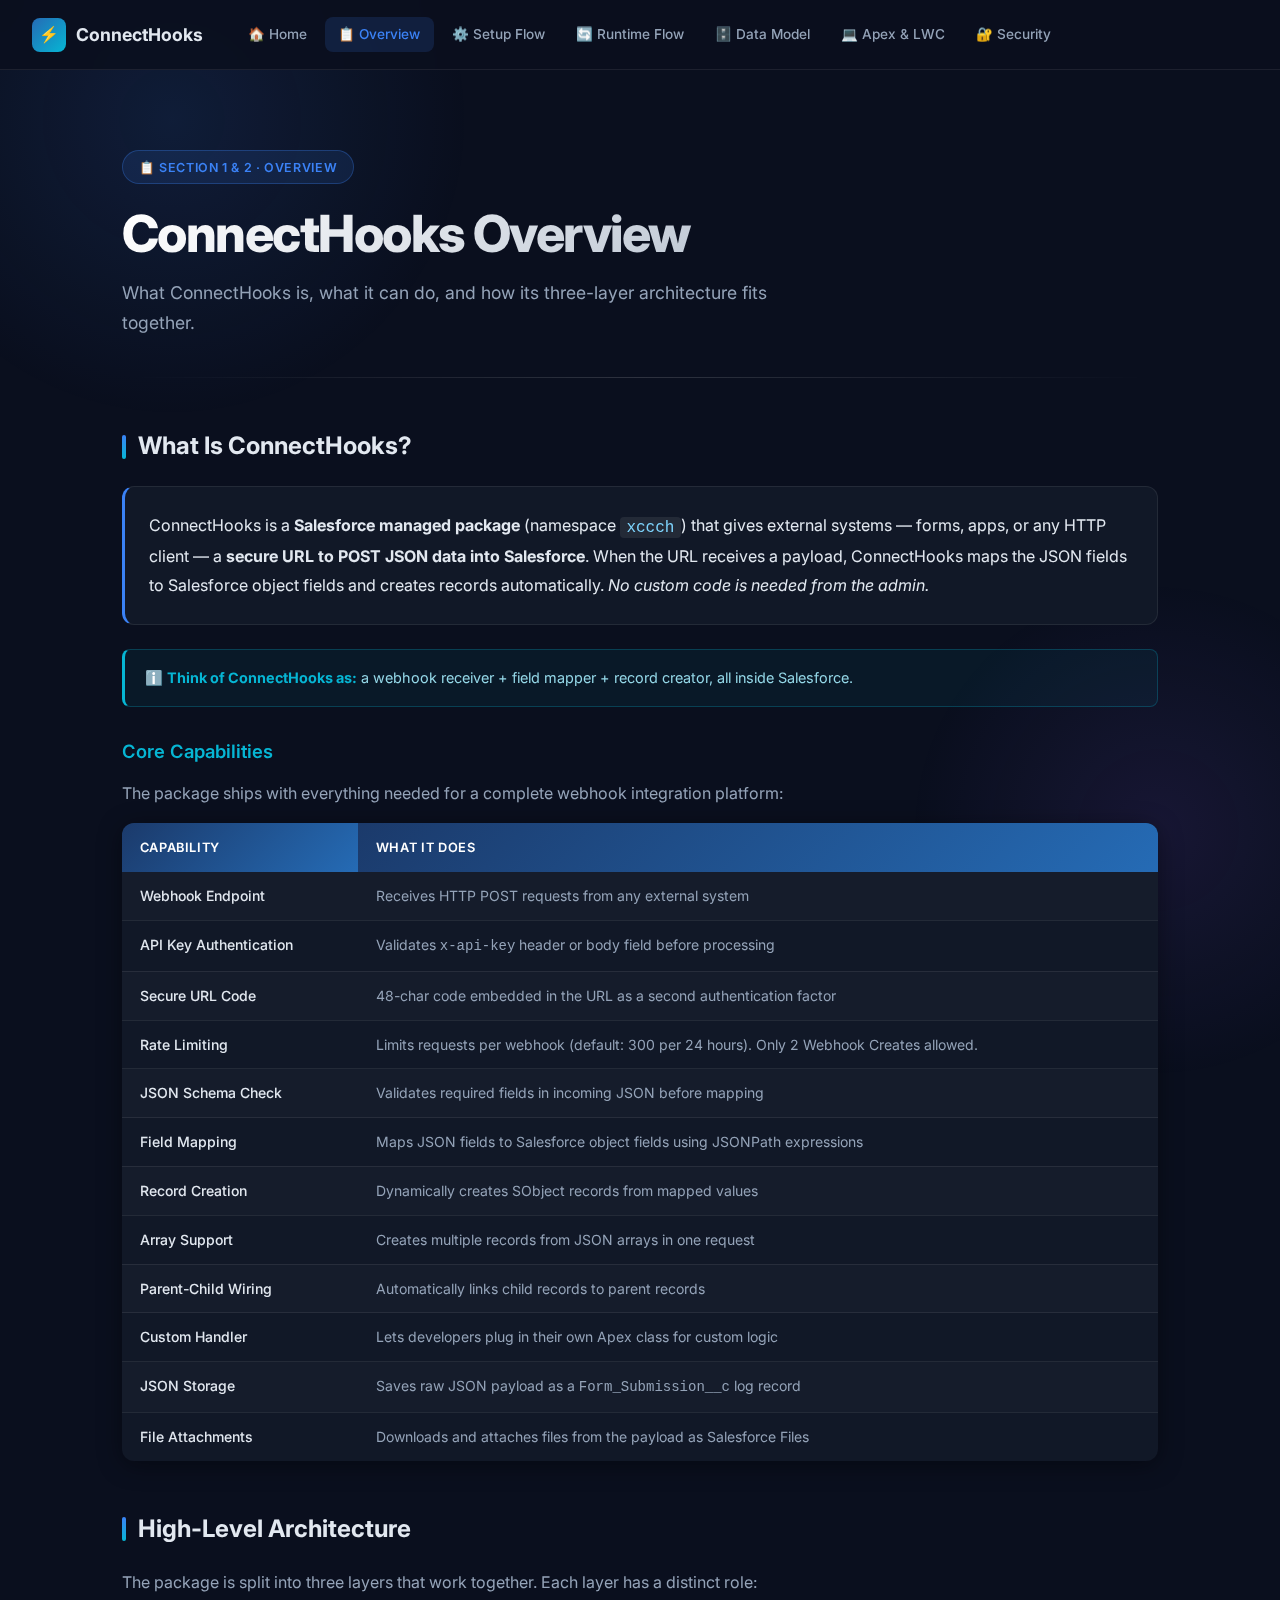
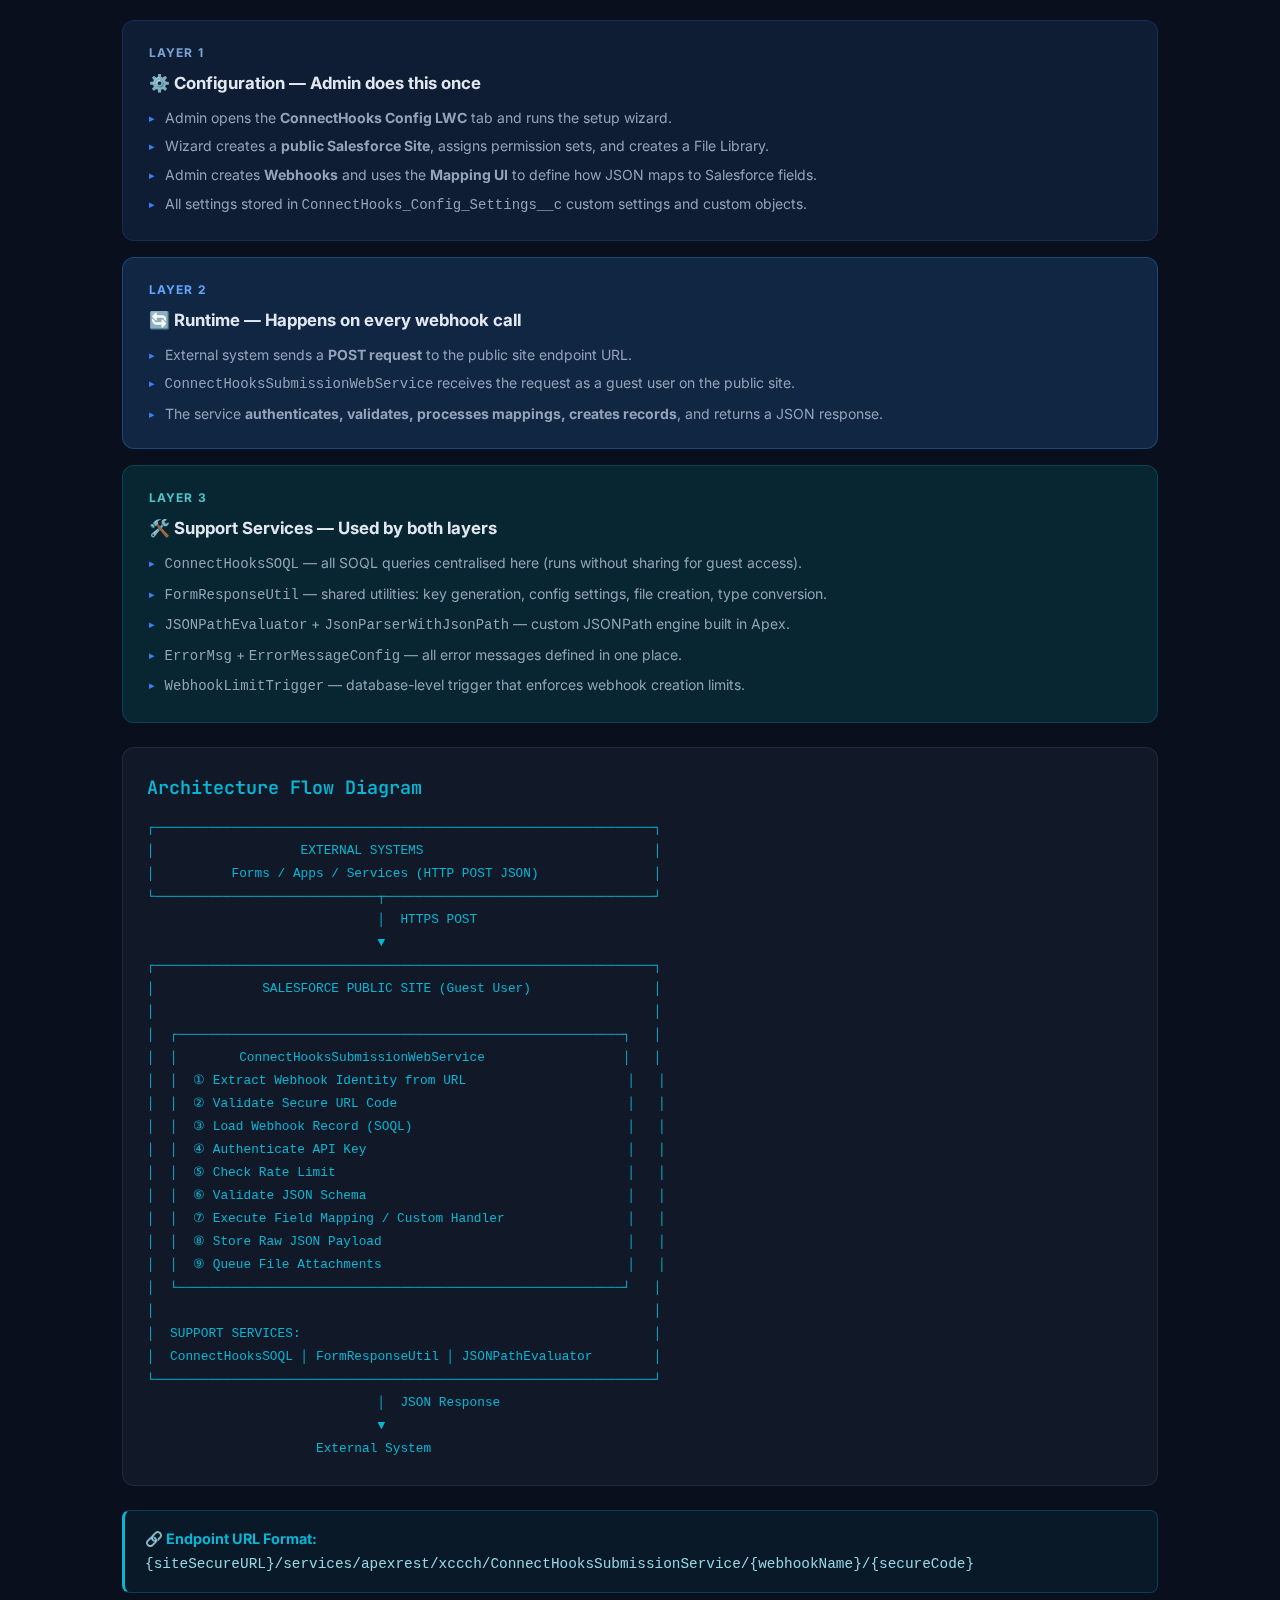
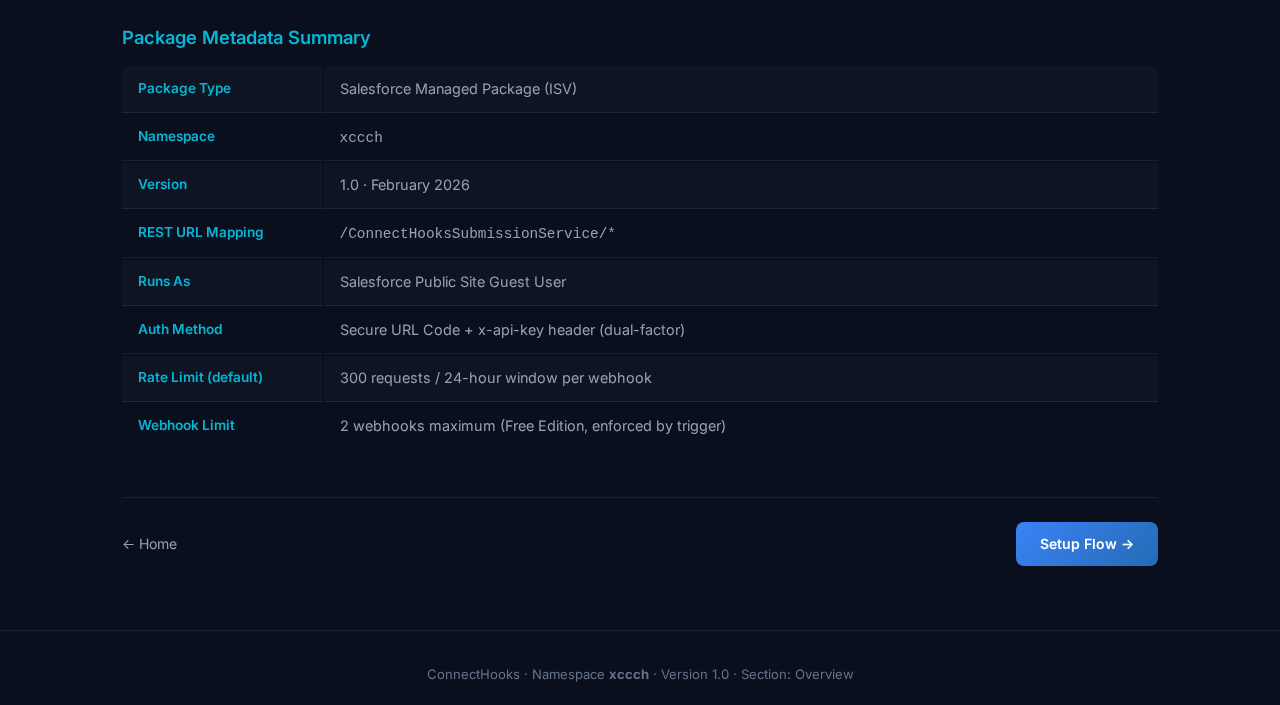
<file: overview.html>
<!DOCTYPE html>
<html lang="en">
<head>
  <meta charset="UTF-8">
  <meta name="viewport" content="width=device-width, initial-scale=1.0">
  <title>Overview — ConnectHooks Documentation</title>
  <meta name="description" content="Overview of ConnectHooks — what it is, its core capabilities, and the three-layer high-level architecture.">
  <link rel="stylesheet" href="assets/css/styles.css">
</head>
<body>

<!-- ── Navigation ── -->
<nav class="nav">
  <a href="index.html" class="nav-logo">
    <div class="nav-logo-icon">⚡</div>
    ConnectHooks
  </a>
  <div class="nav-links">
    <a href="index.html" class="nav-link" id="nav-home">🏠 Home</a>
    <a href="overview.html" class="nav-link active" id="nav-overview">📋 Overview</a>
    <a href="setup-flow.html" class="nav-link" id="nav-setup">⚙️ Setup Flow</a>
    <a href="runtime-flow.html" class="nav-link" id="nav-runtime">🔄 Runtime Flow</a>
    <a href="data-model.html" class="nav-link" id="nav-data">🗄️ Data Model</a>
    <a href="apex-classes.html" class="nav-link" id="nav-apex">💻 Apex & LWC</a>
    <a href="security.html" class="nav-link" id="nav-security">🔐 Security</a>
  </div>
</nav>

<div class="page-wrapper">
  <div class="container">

    <!-- ── Hero ── -->
    <div class="page-hero">
      <div class="hero-badge">📋 Section 1 & 2 · Overview</div>
      <h1>ConnectHooks Overview</h1>
      <p>What ConnectHooks is, what it can do, and how its three-layer architecture fits together.</p>
    </div>

    <!-- ── 1. What Is ConnectHooks ── -->
    <section class="section" id="what-is">
      <h2 class="section-title">What Is ConnectHooks?</h2>

      <div class="card" style="border-left: 3px solid var(--primary); margin-bottom: 1.5rem;">
        <p style="font-size:1rem; color:var(--text); line-height:1.8;">
          ConnectHooks is a <strong>Salesforce managed package</strong> (namespace <code style="font-family:monospace; background:rgba(255,255,255,0.08); padding:0.1rem 0.4rem; border-radius:4px; color:#7dd3fc;">xccch</code>) that gives external systems — forms, apps, or any HTTP client — a <strong>secure URL to POST JSON data into Salesforce</strong>. When the URL receives a payload, ConnectHooks maps the JSON fields to Salesforce object fields and creates records automatically. <em>No custom code is needed from the admin.</em>
        </p>
      </div>

      <div class="info-box">
        ℹ️ <strong>Think of ConnectHooks as:</strong> a webhook receiver + field mapper + record creator, all inside Salesforce.
      </div>

      <h3 class="subsection-title">Core Capabilities</h3>
      <p style="color:var(--text-muted); margin-bottom:1rem;">The package ships with everything needed for a complete webhook integration platform:</p>

      <table class="doc-table">
        <thead>
          <tr>
            <th>Capability</th>
            <th>What It Does</th>
          </tr>
        </thead>
        <tbody>
          <tr>
            <td>Webhook Endpoint</td>
            <td>Receives HTTP POST requests from any external system</td>
          </tr>
          <tr>
            <td>API Key Authentication</td>
            <td>Validates <code>x-api-key</code> header or body field before processing</td>
          </tr>
          <tr>
            <td>Secure URL Code</td>
            <td>48-char code embedded in the URL as a second authentication factor</td>
          </tr>
          <tr>
            <td>Rate Limiting</td>
            <td>Limits requests per webhook (default: 300 per 24 hours). Only 2 Webhook Creates allowed.</td>
          </tr>
          <tr>
            <td>JSON Schema Check</td>
            <td>Validates required fields in incoming JSON before mapping</td>
          </tr>
          <tr>
            <td>Field Mapping</td>
            <td>Maps JSON fields to Salesforce object fields using JSONPath expressions</td>
          </tr>
          <tr>
            <td>Record Creation</td>
            <td>Dynamically creates SObject records from mapped values</td>
          </tr>
          <tr>
            <td>Array Support</td>
            <td>Creates multiple records from JSON arrays in one request</td>
          </tr>
          <tr>
            <td>Parent-Child Wiring</td>
            <td>Automatically links child records to parent records</td>
          </tr>
          <tr>
            <td>Custom Handler</td>
            <td>Lets developers plug in their own Apex class for custom logic</td>
          </tr>
          <tr>
            <td>JSON Storage</td>
            <td>Saves raw JSON payload as a <code>Form_Submission__c</code> log record</td>
          </tr>
          <tr>
            <td>File Attachments</td>
            <td>Downloads and attaches files from the payload as Salesforce Files</td>
          </tr>
        </tbody>
      </table>
    </section>

    <!-- ── 2. High-Level Architecture ── -->
    <section class="section" id="architecture">
      <h2 class="section-title">High-Level Architecture</h2>
      <p style="color:var(--text-muted); margin-bottom:1.5rem;">The package is split into three layers that work together. Each layer has a distinct role:</p>

      <!-- Layer 1 -->
      <div class="layer-card layer-config">
        <div class="layer-label">Layer 1</div>
        <div class="layer-title">⚙️ Configuration — Admin does this once</div>
        <ul class="layer-items">
          <li>Admin opens the <strong>ConnectHooks Config LWC</strong> tab and runs the setup wizard.</li>
          <li>Wizard creates a <strong>public Salesforce Site</strong>, assigns permission sets, and creates a File Library.</li>
          <li>Admin creates <strong>Webhooks</strong> and uses the <strong>Mapping UI</strong> to define how JSON maps to Salesforce fields.</li>
          <li>All settings stored in <code>ConnectHooks_Config_Settings__c</code> custom settings and custom objects.</li>
        </ul>
      </div>

      <!-- Layer 2 -->
      <div class="layer-card layer-runtime">
        <div class="layer-label">Layer 2</div>
        <div class="layer-title">🔄 Runtime — Happens on every webhook call</div>
        <ul class="layer-items">
          <li>External system sends a <strong>POST request</strong> to the public site endpoint URL.</li>
          <li><code>ConnectHooksSubmissionWebService</code> receives the request as a guest user on the public site.</li>
          <li>The service <strong>authenticates, validates, processes mappings, creates records</strong>, and returns a JSON response.</li>
        </ul>
      </div>

      <!-- Layer 3 -->
      <div class="layer-card layer-support">
        <div class="layer-label">Layer 3</div>
        <div class="layer-title">🛠️ Support Services — Used by both layers</div>
        <ul class="layer-items">
          <li><code>ConnectHooksSOQL</code> — all SOQL queries centralised here (runs without sharing for guest access).</li>
          <li><code>FormResponseUtil</code> — shared utilities: key generation, config settings, file creation, type conversion.</li>
          <li><code>JSONPathEvaluator</code> + <code>JsonParserWithJsonPath</code> — custom JSONPath engine built in Apex.</li>
          <li><code>ErrorMsg</code> + <code>ErrorMessageConfig</code> — all error messages defined in one place.</li>
          <li><code>WebhookLimitTrigger</code> — database-level trigger that enforces webhook creation limits.</li>
        </ul>
      </div>

      <!-- Architecture Diagram -->
      <div class="card" style="margin-top:1.5rem; font-family: 'JetBrains Mono', monospace;">
        <div class="subsection-title" style="margin-top:0;">Architecture Flow Diagram</div>
        <div style="overflow-x:auto;">
          <pre style="color:var(--accent); font-size:0.8rem; line-height:1.8;">
┌─────────────────────────────────────────────────────────────────┐
│                   EXTERNAL SYSTEMS                              │
│          Forms / Apps / Services (HTTP POST JSON)               │
└─────────────────────────────┬───────────────────────────────────┘
                              │  HTTPS POST
                              ▼
┌─────────────────────────────────────────────────────────────────┐
│              SALESFORCE PUBLIC SITE (Guest User)                │
│                                                                 │
│  ┌──────────────────────────────────────────────────────────┐   │
│  │        ConnectHooksSubmissionWebService                  │   │
│  │  ① Extract Webhook Identity from URL                     │   │
│  │  ② Validate Secure URL Code                              │   │
│  │  ③ Load Webhook Record (SOQL)                            │   │
│  │  ④ Authenticate API Key                                  │   │
│  │  ⑤ Check Rate Limit                                      │   │
│  │  ⑥ Validate JSON Schema                                  │   │
│  │  ⑦ Execute Field Mapping / Custom Handler                │   │
│  │  ⑧ Store Raw JSON Payload                                │   │
│  │  ⑨ Queue File Attachments                                │   │
│  └──────────────────────────────────────────────────────────┘   │
│                                                                 │
│  SUPPORT SERVICES:                                              │
│  ConnectHooksSOQL │ FormResponseUtil │ JSONPathEvaluator        │
└─────────────────────────────────────────────────────────────────┘
                              │  JSON Response
                              ▼
                      External System</pre>
        </div>
      </div>

      <!-- Endpoint URL Format -->
      <div class="info-box" style="margin-top:1.5rem;">
        <strong>🔗 Endpoint URL Format:</strong><br>
        <code style="font-family:monospace; font-size:0.9rem;">
          {siteSecureURL}/services/apexrest/xccch/ConnectHooksSubmissionService/{webhookName}/{secureCode}
        </code>
      </div>

      <h3 class="subsection-title">Package Metadata Summary</h3>
      <div class="kv-list">
        <div class="kv-row">
          <div class="kv-key">Package Type</div>
          <div class="kv-val">Salesforce Managed Package (ISV)</div>
        </div>
        <div class="kv-row">
          <div class="kv-key">Namespace</div>
          <div class="kv-val"><code>xccch</code></div>
        </div>
        <div class="kv-row">
          <div class="kv-key">Version</div>
          <div class="kv-val">1.0 · February 2026</div>
        </div>
        <div class="kv-row">
          <div class="kv-key">REST URL Mapping</div>
          <div class="kv-val"><code>/ConnectHooksSubmissionService/*</code></div>
        </div>
        <div class="kv-row">
          <div class="kv-key">Runs As</div>
          <div class="kv-val">Salesforce Public Site Guest User</div>
        </div>
        <div class="kv-row">
          <div class="kv-key">Auth Method</div>
          <div class="kv-val">Secure URL Code + x-api-key header (dual-factor)</div>
        </div>
        <div class="kv-row">
          <div class="kv-key">Rate Limit (default)</div>
          <div class="kv-val">300 requests / 24-hour window per webhook</div>
        </div>
        <div class="kv-row">
          <div class="kv-key">Webhook Limit</div>
          <div class="kv-val">2 webhooks maximum (Free Edition, enforced by trigger)</div>
        </div>
      </div>
    </section>

    <!-- Navigation Footer -->
    <div style="display:flex; justify-content:space-between; align-items:center; margin-top:3rem; padding-top:1.5rem; border-top:1px solid var(--border);">
      <a href="index.html" style="color:var(--text-muted); font-size:0.875rem;">← Home</a>
      <a href="setup-flow.html" class="btn btn-primary" style="display:inline-flex; align-items:center; gap:0.4rem; padding:0.65rem 1.5rem; background:linear-gradient(135deg,var(--primary),var(--ch-blue-mid)); color:#fff; border-radius:var(--radius-sm); font-size:0.875rem; font-weight:600;">Setup Flow →</a>
    </div>

  </div><!-- /container -->
</div><!-- /page-wrapper -->

<footer class="footer">
  ConnectHooks · Namespace <strong>xccch</strong> · Version 1.0 · Section: Overview
</footer>

</body>
</html>
</file>
<file: assets/css/docs.css>
@import url('https://fonts.googleapis.com/css2?family=Inter:wght@300;400;500;600;700&family=JetBrains+Mono:wght@400;500&display=swap');

*,*::before,*::after{box-sizing:border-box;margin:0;padding:0}

:root{
  --sidebar-w: 268px;
  --topbar-h: 56px;
  --blue: #1a6bbf;
  --blue-light: #e8f1fb;
  --blue-mid: #256BB5;
  --blue-dark: #1B3A6B;
  --bg: #f4f6f9;
  --bg-white: #ffffff;
  --border: #e2e8f0;
  --border-dark: #cbd5e1;
  --text: #1e293b;
  --text-muted: #475569;
  --text-light: #94a3b8;
  --success: #10b981;
  --warn: #f59e0b;
  --danger: #ef4444;
  --radius: 8px;
  --shadow: 0 1px 3px rgba(0,0,0,0.08), 0 1px 2px rgba(0,0,0,0.04);
  --shadow-md: 0 4px 12px rgba(0,0,0,0.10);
}

html { scroll-behavior: smooth; }

body {
  font-family: 'Inter', sans-serif;
  background: var(--bg);
  color: var(--text);
  line-height: 1.65;
  min-height: 100vh;
}

/* ════════════════════════════════════════
   TOP BAR
════════════════════════════════════════ */
.topbar {
  position: fixed; top: 0; left: 0; right: 0;
  height: var(--topbar-h);
  background: var(--blue-dark);
  display: flex; align-items: center;
  padding: 0 1.25rem; gap: 1rem;
  z-index: 300;
  box-shadow: 0 2px 8px rgba(0,0,0,0.25);
}

.topbar-logo {
  display: flex; align-items: center; gap: 0.6rem;
  font-weight: 700; font-size: 1rem; color: #fff;
  text-decoration: none; width: var(--sidebar-w);
  flex-shrink: 0; letter-spacing: -0.01em;
}
.topbar-logo svg { width: 28px; height: 28px; flex-shrink: 0; }
.topbar-logo span { color: #fff; }

.topbar-center {
  flex: 1; display: flex; align-items: center;
  gap: 0.5rem; background: rgba(255,255,255,0.1);
  border: 1px solid rgba(255,255,255,0.15);
  border-radius: 6px; padding: 0.4rem 0.9rem;
  font-size: 0.83rem; color: rgba(255,255,255,0.55);
  max-width: 400px;
}

.topbar-right {
  margin-left: auto; display: flex; gap: 0.5rem; align-items: center;
}
.topbar-badge {
  padding: 0.2rem 0.75rem; border-radius: 999px;
  background: rgba(255,255,255,0.15);
  font-size: 0.78rem; font-weight: 600; color: #fff;
}
.topbar-link {
  padding: 0.3rem 0.8rem; border-radius: 6px;
  font-size: 0.8rem; font-weight: 500;
  color: rgba(255,255,255,0.75); text-decoration: none;
  transition: background 0.2s;
}
.topbar-link:hover { background: rgba(255,255,255,0.12); color: #fff; }

/* ════════════════════════════════════════
   LAYOUT WRAPPER
════════════════════════════════════════ */
.layout {
  display: flex;
  padding-top: var(--topbar-h);
  min-height: 100vh;
}

/* ════════════════════════════════════════
   SIDEBAR
════════════════════════════════════════ */
.sidebar {
  width: var(--sidebar-w);
  flex-shrink: 0;
  position: fixed;
  top: var(--topbar-h); left: 0; bottom: 0;
  background: var(--bg-white);
  border-right: 1px solid var(--border);
  overflow-y: auto; overflow-x: hidden;
  padding: 1rem 0 4rem;
  z-index: 200;
}

.sidebar::-webkit-scrollbar { width: 4px; }
.sidebar::-webkit-scrollbar-thumb { background: var(--border-dark); border-radius: 4px; }

.sidebar-tag {
  font-size: 0.68rem; font-weight: 700;
  letter-spacing: 0.1em; text-transform: uppercase;
  color: var(--text-light); padding: 0.8rem 1.2rem 0.4rem;
  border-top: 1px solid var(--border); margin-top: 0.5rem;
}
.sidebar-tag:first-child { border-top: none; margin-top: 0; }

/* Nav Items */
.nav-item { position: relative; }

.nav-link {
  display: flex; align-items: center; gap: 0.7rem;
  padding: 0.48rem 1.2rem;
  font-size: 0.875rem; font-weight: 500;
  color: var(--text-muted); text-decoration: none;
  border-right: 3px solid transparent;
  transition: all 0.15s ease;
  cursor: pointer; user-select: none;
  background: none; border-left: none;
  border-top: none; border-bottom: none;
  width: 100%; text-align: left;
}
.nav-icon { font-size: 0.95rem; flex-shrink: 0; width: 18px; text-align: center; }
.nav-label { flex: 1; }
.nav-arrow {
  font-size: 0.65rem; color: var(--text-light);
  transition: transform 0.2s ease; margin-left: auto;
}

.nav-link:hover { background: #f0f5ff; color: var(--blue); }
.nav-link.active {
  background: var(--blue-light); color: var(--blue);
  border-right-color: var(--blue); font-weight: 600;
}
.nav-item.open > .nav-link { color: var(--blue); background: #f0f5ff; }
.nav-item.open > .nav-link .nav-arrow { transform: rotate(90deg); color: var(--blue); }

/* Sub items */
.sub-items {
  display: none;
  padding: 0.15rem 0 0.25rem;
  background: #fafbfd;
  border-bottom: 1px solid var(--border);
}
.nav-item.open > .sub-items { display: block; }

.sub-link {
  display: flex; align-items: center; gap: 0.5rem;
  padding: 0.35rem 1.2rem 0.35rem 2.8rem;
  font-size: 0.82rem; color: var(--text-muted);
  text-decoration: none; cursor: pointer;
  transition: all 0.15s;
  border-right: 3px solid transparent;
}
.sub-link::before {
  content: '·'; color: var(--text-light);
  font-size: 1.1rem; line-height: 1;
}
.sub-link:hover { color: var(--blue); background: #e8f1fb; }
.sub-link.active { color: var(--blue); font-weight: 600; border-right-color: var(--blue); }

/* ════════════════════════════════════════
   MAIN CONTENT
════════════════════════════════════════ */
.main {
  margin-left: var(--sidebar-w);
  flex: 1;
  padding: 2rem 2.5rem 4rem;
  max-width: 960px;
  min-height: calc(100vh - var(--topbar-h));
}

/* ════════════════════════════════════════
   SECTIONS
════════════════════════════════════════ */
.doc-section {
  display: none;
}
.doc-section.active {
  display: block;
  animation: fadeSlide 0.22s ease;
}
@keyframes fadeSlide {
  from { opacity: 0; transform: translateY(6px); }
  to   { opacity: 1; transform: translateY(0); }
}

/* ════════════════════════════════════════
   PAGE HEADER
════════════════════════════════════════ */
.page-header {
  margin-bottom: 1.75rem;
  padding-bottom: 1.25rem;
  border-bottom: 2px solid var(--border);
}
.breadcrumb {
  font-size: 0.75rem; color: var(--text-light);
  margin-bottom: 0.5rem; display: flex; align-items: center; gap: 0.4rem;
}
.breadcrumb span { color: var(--blue); font-weight: 500; }
.page-header h1 {
  font-size: 1.8rem; font-weight: 700; color: var(--text);
  line-height: 1.2; margin-bottom: 0.5rem;
}
.page-header > p { font-size: 0.92rem; color: var(--text-muted); max-width: 640px; }

/* ════════════════════════════════════════
   HEADINGS
════════════════════════════════════════ */
.section-title {
  font-size: 1.12rem; font-weight: 700; color: var(--text);
  margin: 1.8rem 0 0.8rem;
  padding-bottom: 0.45rem;
  border-bottom: 2px solid var(--border);
  display: flex; align-items: center; gap: 0.45rem;
}
.sub-section-title {
  font-size: 0.95rem; font-weight: 600;
  color: var(--blue-mid); margin: 1.2rem 0 0.5rem;
  display: flex; align-items: center; gap: 0.4rem;
}
.sub-section-title::before { content: '▸'; color: var(--blue-mid); font-size: 0.8rem; }

/* ════════════════════════════════════════
   PROSE
════════════════════════════════════════ */
p { color: var(--text-muted); font-size: 0.9rem; margin-bottom: 0.75rem; line-height: 1.7; }
strong { color: var(--text); font-weight: 600; }
ul, ol { color: var(--text-muted); font-size: 0.875rem; padding-left: 1.4rem; margin-bottom: 0.75rem; }
li { margin-bottom: 0.25rem; line-height: 1.6; }

code {
  background: #f0f4f8; border: 1px solid #dce4ed;
  border-radius: 4px; padding: 0.1rem 0.4rem;
  font-family: 'JetBrains Mono', monospace;
  font-size: 0.81rem; color: #0369a1;
  word-break: break-word;
}

pre {
  background: #0d1117; border-radius: var(--radius);
  padding: 1.1rem 1.25rem; overflow-x: auto;
  margin: 0.75rem 0 1rem; border: 1px solid #1e2d3d;
}
pre code {
  background: none; border: none; color: #79c0ff;
  font-size: 0.82rem; padding: 0; word-break: normal;
}

/* ════════════════════════════════════════
   TABLES — Fixed layout, no overflow
════════════════════════════════════════ */
.table-wrap { width: 100%; overflow-x: auto; margin: 0.75rem 0 1.25rem; border-radius: var(--radius); box-shadow: var(--shadow); }

.doc-table {
  width: 100%; border-collapse: collapse;
  font-size: 0.845rem; background: var(--bg-white);
  min-width: 480px;
}
.doc-table th {
  background: var(--blue-dark); color: #fff;
  padding: 0.65rem 1rem; text-align: left;
  font-size: 0.78rem; font-weight: 600;
  letter-spacing: 0.04em; white-space: nowrap;
}
.doc-table th:first-child { border-radius: 0; }
.doc-table td {
  padding: 0.6rem 1rem; border-bottom: 1px solid var(--border);
  color: var(--text-muted); vertical-align: top;
  word-break: break-word; line-height: 1.55;
}
.doc-table tr:last-child td { border-bottom: none; }
.doc-table tr:nth-child(even) td { background: #f8fafc; }
.doc-table tr:hover td { background: var(--blue-light); }
.doc-table td:first-child { color: var(--text); font-weight: 500; }
.doc-table td code { font-size: 0.78rem; }

/* ════════════════════════════════════════
   CARDS GRID
════════════════════════════════════════ */
.cards {
  display: grid;
  grid-template-columns: repeat(auto-fill, minmax(210px, 1fr));
  gap: 0.9rem; margin: 0.75rem 0 1.25rem;
}
.card {
  background: var(--bg-white); border: 1px solid var(--border);
  border-radius: var(--radius); padding: 1.1rem 1.2rem;
  transition: all 0.18s;
}
.card:hover {
  border-color: var(--blue); box-shadow: var(--shadow-md);
  transform: translateY(-2px);
}
.card-icon { font-size: 1.4rem; margin-bottom: 0.5rem; }
.card h3 { font-size: 0.88rem; font-weight: 700; color: var(--text); margin-bottom: 0.3rem; }
.card p { font-size: 0.82rem; color: var(--text-muted); margin: 0; line-height: 1.5; }

/* ════════════════════════════════════════
   ALERTS
════════════════════════════════════════ */
.alert {
  border-radius: var(--radius); padding: 0.8rem 1rem;
  margin: 0.75rem 0; font-size: 0.875rem;
  display: flex; gap: 0.65rem; align-items: flex-start;
}
.alert-icon { font-size: 1rem; flex-shrink: 0; margin-top: 0.05rem; }
.alert-info  { background: #eff6ff; border: 1px solid #bfdbfe; color: #1e40af; }
.alert-warn  { background: #fffbeb; border: 1px solid #fde68a; color: #92400e; }
.alert-success { background: #f0fdf4; border: 1px solid #bbf7d0; color: #14532d; }
.alert a { color: inherit; font-weight: 600; }

/* ════════════════════════════════════════
   STEPS
════════════════════════════════════════ */
.steps { list-style: none; counter-reset: step; padding: 0; }
.step-item {
  counter-increment: step;
  display: flex; gap: 0.85rem;
  margin-bottom: 1rem; align-items: flex-start;
}
.step-item::before {
  content: counter(step);
  flex-shrink: 0; width: 26px; height: 26px;
  background: var(--blue-dark); border-radius: 50%;
  display: flex; align-items: center; justify-content: center;
  font-size: 0.75rem; font-weight: 700; color: #fff;
  margin-top: 0.05rem;
}
.step-body h4 { font-size: 0.88rem; font-weight: 600; color: var(--text); margin-bottom: 0.2rem; }
.step-body p  { margin: 0; font-size: 0.845rem; }

/* ════════════════════════════════════════
   LAYER BOXES
════════════════════════════════════════ */
.layer {
  border-radius: var(--radius); padding: 1rem 1.2rem;
  margin-bottom: 0.75rem; border-left: 4px solid;
}
.layer-1 { background: #eef5ff; border-color: #3b82f6; }
.layer-2 { background: #e9f9f0; border-color: #10b981; }
.layer-3 { background: #fef9ec; border-color: #f59e0b; }
.layer-label {
  font-size: 0.7rem; font-weight: 700;
  text-transform: uppercase; letter-spacing: 0.1em; margin-bottom: 0.2rem;
}
.layer-1 .layer-label { color: #2563eb; }
.layer-2 .layer-label { color: #059669; }
.layer-3 .layer-label { color: #d97706; }
.layer h3 { font-size: 0.92rem; font-weight: 700; color: var(--text); margin-bottom: 0.4rem; }
.layer ul { padding-left: 1.2rem; font-size: 0.845rem; color: var(--text-muted); margin: 0; }
.layer li { margin-bottom: 0.2rem; }

/* ════════════════════════════════════════
   KEY-VALUE GRID
════════════════════════════════════════ */
.kv-grid {
  border: 1px solid var(--border); border-radius: var(--radius);
  overflow: hidden; margin: 0.75rem 0 1.25rem;
  background: var(--bg-white); box-shadow: var(--shadow);
}
.kv-row { display: grid; grid-template-columns: minmax(180px, 220px) 1fr; }
.kv-row > * { padding: 0.55rem 1rem; border-bottom: 1px solid var(--border); font-size: 0.855rem; line-height: 1.5; }
.kv-row:last-child > * { border-bottom: none; }
.kv-row:nth-child(even) > * { background: #f8fafc; }
.kv-key { font-weight: 600; color: var(--text); }
.kv-val { color: var(--text-muted); word-break: break-word; }

/* ════════════════════════════════════════
   BADGES
════════════════════════════════════════ */
.badge {
  display: inline-flex; align-items: center;
  padding: 0.18rem 0.6rem; border-radius: 999px;
  font-size: 0.74rem; font-weight: 600;
}
.badge-blue   { background: #dbeafe; color: #1d4ed8; }
.badge-green  { background: #dcfce7; color: #15803d; }
.badge-orange { background: #ffedd5; color: #c2410c; }
.badge-red    { background: #fee2e2; color: #b91c1c; }
.badge-purple { background: #ede9fe; color: #6d28d9; }

/* ════════════════════════════════════════
   PREV / NEXT
════════════════════════════════════════ */
.doc-nav-footer {
  display: flex; justify-content: space-between; align-items: center;
  margin-top: 2.5rem; padding-top: 1.25rem;
  border-top: 2px solid var(--border);
}
.pn-btn {
  display: inline-flex; align-items: center; gap: 0.4rem;
  padding: 0.5rem 1.25rem; border-radius: var(--radius);
  border: 1px solid var(--border-dark);
  font-size: 0.85rem; font-weight: 500; color: var(--text-muted);
  background: var(--bg-white); cursor: pointer;
  transition: all 0.18s; text-decoration: none;
}
.pn-btn:hover { border-color: var(--blue); color: var(--blue); background: var(--blue-light); }

/* ════════════════════════════════════════
   FOOTER
════════════════════════════════════════ */
.doc-footer {
  margin-left: var(--sidebar-w);
  border-top: 1px solid var(--border);
  padding: 1rem 2.5rem;
  font-size: 0.8rem; color: var(--text-light);
  background: var(--bg-white);
  display: flex; justify-content: space-between; align-items: center;
}

/* ════════════════════════════════════════
   RESPONSIVE
════════════════════════════════════════ */
@media (max-width: 900px) {
  .sidebar { transform: translateX(-100%); transition: transform 0.25s; }
  .sidebar.open { transform: translateX(0); }
  .main { margin-left: 0; padding: 1.5rem 1.25rem 3rem; }
  .doc-footer { margin-left: 0; }
  .topbar-logo { width: auto; }
  .topbar-center { display: none; }
}
</file>
<file: assets/css/styles.css>
/* =============================================
   ConnectHooks Documentation — Global Styles
   ============================================= */

@import url("https://fonts.googleapis.com/css2?family=Inter:wght@300;400;500;600;700;800&family=JetBrains+Mono:wght@400;500&display=swap");

/* ── Reset & Base ── */
*,
*::before,
*::after {
  box-sizing: border-box;
  margin: 0;
  padding: 0;
}

:root {
  --bg-dark: #0a0f1e;
  --bg-card: #111827;
  --bg-card2: #1a2238;
  --primary: #3b82f6;
  --primary-glow: rgba(59, 130, 246, 0.35);
  --accent: #06b6d4;
  --accent2: #8b5cf6;
  --success: #10b981;
  --warn: #f59e0b;
  --text: #e2e8f0;
  --text-muted: #94a3b8;
  --text-dim: #64748b;
  --border: rgba(255, 255, 255, 0.08);
  --border-strong: rgba(255, 255, 255, 0.15);
  --ch-blue: #1b3a6b;
  --ch-blue-mid: #256bb5;
  --ch-teal: #007b83;
  --radius: 12px;
  --radius-sm: 8px;
  --radius-lg: 20px;
  --nav-h: 70px;
  --shadow: 0 4px 24px rgba(0, 0, 0, 0.4);
  --shadow-lg: 0 12px 48px rgba(0, 0, 0, 0.6);
  --transition: all 0.25s cubic-bezier(0.4, 0, 0.2, 1);
}

html {
  scroll-behavior: smooth;
}

body {
  font-family:
    "Inter",
    -apple-system,
    BlinkMacSystemFont,
    sans-serif;
  background: var(--bg-dark);
  color: var(--text);
  line-height: 1.7;
  min-height: 100vh;
  overflow-x: hidden;
}

a {
  color: var(--primary);
  text-decoration: none;
  transition: var(--transition);
}
a:hover {
  color: var(--accent);
}

/* ── Background Gradient Orbs ── */
body::before {
  content: "";
  position: fixed;
  top: -20%;
  left: -10%;
  width: 600px;
  height: 600px;
  background: radial-gradient(
    circle,
    rgba(59, 130, 246, 0.12) 0%,
    transparent 70%
  );
  pointer-events: none;
  z-index: 0;
}
body::after {
  content: "";
  position: fixed;
  bottom: -20%;
  right: -10%;
  width: 500px;
  height: 500px;
  background: radial-gradient(
    circle,
    rgba(139, 92, 246, 0.1) 0%,
    transparent 70%
  );
  pointer-events: none;
  z-index: 0;
}

/* ── Navigation ── */
.nav {
  position: fixed;
  top: 0;
  left: 0;
  right: 0;
  height: var(--nav-h);
  background: rgba(10, 15, 30, 0.88);
  backdrop-filter: blur(16px);
  -webkit-backdrop-filter: blur(16px);
  border-bottom: 1px solid var(--border);
  z-index: 1000;
  display: flex;
  align-items: center;
  padding: 0 2rem;
  gap: 2rem;
}

.nav-logo {
  display: flex;
  align-items: center;
  gap: 0.6rem;
  font-weight: 700;
  font-size: 1.1rem;
  color: var(--text);
  white-space: nowrap;
  text-decoration: none;
}
.nav-logo:hover {
  color: var(--accent);
}

.nav-logo-icon {
  width: 34px;
  height: 34px;
  background: linear-gradient(135deg, var(--ch-blue-mid), var(--accent));
  border-radius: 8px;
  display: flex;
  align-items: center;
  justify-content: center;
  font-size: 1rem;
}

.nav-links {
  display: flex;
  align-items: center;
  gap: 0.25rem;
  flex-wrap: wrap;
  flex: 1;
}

.nav-link {
  display: inline-flex;
  align-items: center;
  gap: 0.4rem;
  padding: 0.4rem 0.85rem;
  border-radius: var(--radius-sm);
  font-size: 0.85rem;
  font-weight: 500;
  color: var(--text-muted);
  transition: var(--transition);
  white-space: nowrap;
  text-decoration: none;
}
.nav-link:hover,
.nav-link.active {
  color: var(--text);
  background: rgba(59, 130, 246, 0.12);
}
.nav-link.active {
  color: var(--primary);
  background: rgba(59, 130, 246, 0.15);
}

/* ── Page Layout ── */
.page-wrapper {
  position: relative;
  z-index: 1;
  padding-top: calc(var(--nav-h) + 2rem);
  min-height: 100vh;
}

.container {
  max-width: 1100px;
  margin: 0 auto;
  padding: 0 2rem 4rem;
}

/* ── Page Hero ── */
.page-hero {
  padding: 3rem 0 2.5rem;
  position: relative;
}

.page-hero::after {
  content: "";
  position: absolute;
  bottom: 0;
  left: 0;
  right: 0;
  height: 1px;
  background: linear-gradient(
    90deg,
    transparent,
    var(--border-strong),
    transparent
  );
}

.hero-badge {
  display: inline-flex;
  align-items: center;
  gap: 0.5rem;
  background: rgba(59, 130, 246, 0.12);
  border: 1px solid rgba(59, 130, 246, 0.3);
  border-radius: 999px;
  padding: 0.35rem 1rem;
  font-size: 0.78rem;
  font-weight: 600;
  color: var(--primary);
  letter-spacing: 0.05em;
  text-transform: uppercase;
  margin-bottom: 1.2rem;
  animation: fadeInDown 0.5s ease;
}

.page-hero h1 {
  font-size: clamp(2rem, 5vw, 3.2rem);
  font-weight: 800;
  line-height: 1.15;
  letter-spacing: -0.03em;
  margin-bottom: 1rem;
  background: linear-gradient(135deg, #fff 0%, var(--text-muted) 100%);
  -webkit-background-clip: text;
  -webkit-text-fill-color: transparent;
  background-clip: text;
  animation: fadeInUp 0.5s ease;
}

.page-hero p {
  font-size: 1.1rem;
  color: var(--text-muted);
  max-width: 680px;
  animation: fadeInUp 0.6s ease;
}

/* ── Section Headings ── */
.section {
  margin-top: 3rem;
}

.section-title {
  font-size: 1.5rem;
  font-weight: 700;
  color: var(--text);
  margin-bottom: 1.2rem;
  display: flex;
  align-items: center;
  gap: 0.75rem;
}

.section-title::before {
  content: "";
  width: 4px;
  height: 1.5rem;
  background: linear-gradient(180deg, var(--primary), var(--accent));
  border-radius: 4px;
  flex-shrink: 0;
}

.subsection-title {
  font-size: 1.15rem;
  font-weight: 600;
  color: var(--accent);
  margin: 1.8rem 0 0.8rem;
}

/* ── Cards ── */
.card {
  background: var(--bg-card);
  border: 1px solid var(--border);
  border-radius: var(--radius);
  padding: 1.5rem;
  margin-bottom: 1.2rem;
  transition: var(--transition);
  position: relative;
  overflow: hidden;
}

.card:hover {
  border-color: var(--border-strong);
  box-shadow: var(--shadow);
  transform: translateY(-1px);
}

.card-grid {
  display: grid;
  grid-template-columns: repeat(auto-fill, minmax(280px, 1fr));
  gap: 1rem;
}

/* ── Feature List (Key-Value) ── */
.kv-list {
  display: grid;
  grid-template-columns: minmax(160px, 200px) 1fr;
  gap: 0.1rem;
  border-radius: var(--radius-sm);
  overflow: hidden;
  margin-bottom: 1.2rem;
}

.kv-row {
  display: contents;
}

.kv-row > * {
  padding: 0.65rem 1rem;
  font-size: 0.9rem;
  border-bottom: 1px solid var(--border);
}

.kv-row:last-child > * {
  border-bottom: none;
}

.kv-row:nth-child(odd) > * {
  background: rgba(255, 255, 255, 0.025);
}

.kv-key {
  font-weight: 600;
  color: var(--accent);
  font-size: 0.85rem;
}

.kv-val {
  color: var(--text-muted);
}

/* ── Table ── */
.doc-table {
  width: 100%;
  border-collapse: collapse;
  margin: 1rem 0 1.5rem;
  font-size: 0.875rem;
  background: var(--bg-card);
  border-radius: var(--radius);
  overflow: hidden;
  box-shadow: var(--shadow);
}

.doc-table th {
  background: linear-gradient(135deg, var(--ch-blue), var(--ch-blue-mid));
  color: #fff;
  font-weight: 600;
  padding: 0.85rem 1.1rem;
  text-align: left;
  font-size: 0.8rem;
  text-transform: uppercase;
  letter-spacing: 0.05em;
}

.doc-table td {
  padding: 0.75rem 1.1rem;
  border-bottom: 1px solid var(--border);
  color: var(--text-muted);
  vertical-align: top;
}

.doc-table tr:last-child td {
  border-bottom: none;
}

.doc-table tr:nth-child(odd) td {
  background: rgba(255, 255, 255, 0.02);
}

.doc-table tr:hover td {
  background: rgba(59, 130, 246, 0.06);
  color: var(--text);
}

.doc-table td:first-child {
  color: var(--text);
  font-weight: 500;
}

/* ── Info Box ── */
.info-box {
  background: rgba(6, 182, 212, 0.06);
  border: 1px solid rgba(6, 182, 212, 0.25);
  border-left: 3px solid var(--accent);
  border-radius: var(--radius-sm);
  padding: 1rem 1.25rem;
  font-size: 0.9rem;
  color: #94d8e8;
  margin: 1rem 0;
}

.info-box strong {
  color: var(--accent);
}

.warn-box {
  background: rgba(245, 158, 11, 0.06);
  border: 1px solid rgba(245, 158, 11, 0.25);
  border-left: 3px solid var(--warn);
  border-radius: var(--radius-sm);
  padding: 1rem 1.25rem;
  font-size: 0.9rem;
  color: #fcd34d;
  margin: 1rem 0;
}

/* ── Code Block ── */
.code-block {
  background: #0d1117;
  border: 1px solid var(--border);
  border-radius: var(--radius-sm);
  padding: 1rem 1.25rem;
  font-family: "JetBrains Mono", "Courier New", monospace;
  font-size: 0.85rem;
  color: #58a6ff;
  overflow-x: auto;
  margin: 0.8rem 0;
  white-space: pre-wrap;
  word-break: break-all;
}

/* ── Step List ── */
.step-list {
  list-style: none;
  counter-reset: steps;
}

.step-item {
  counter-increment: steps;
  display: flex;
  gap: 1rem;
  margin-bottom: 1.2rem;
  align-items: flex-start;
}

.step-item::before {
  content: counter(steps);
  flex-shrink: 0;
  width: 32px;
  height: 32px;
  background: linear-gradient(135deg, var(--ch-blue-mid), var(--accent));
  border-radius: 50%;
  display: flex;
  align-items: center;
  justify-content: center;
  font-size: 0.8rem;
  font-weight: 700;
  color: #fff;
}

.step-content h4 {
  font-size: 0.95rem;
  font-weight: 600;
  color: var(--text);
  margin-bottom: 0.3rem;
}
.step-content p {
  font-size: 0.875rem;
  color: var(--text-muted);
}

/* ── Tag / Badge ── */
.tag {
  display: inline-block;
  padding: 0.2rem 0.6rem;
  border-radius: 4px;
  font-size: 0.73rem;
  font-weight: 600;
  letter-spacing: 0.03em;
}

.tag-blue {
  background: rgba(59, 130, 246, 0.2);
  color: #7dd3fc;
}
.tag-green {
  background: rgba(16, 185, 129, 0.2);
  color: #6ee7b7;
}
.tag-purple {
  background: rgba(139, 92, 246, 0.2);
  color: #c4b5fd;
}
.tag-teal {
  background: rgba(6, 182, 212, 0.2);
  color: #67e8f9;
}
.tag-orange {
  background: rgba(245, 158, 11, 0.2);
  color: #fcd34d;
}
.tag-red {
  background: rgba(239, 68, 68, 0.2);
  color: #fca5a5;
}

/* ── Layer Cards ── */
.layer-card {
  border-radius: var(--radius);
  padding: 1.4rem 1.6rem;
  margin-bottom: 1rem;
  border: 1px solid transparent;
  transition: var(--transition);
}

.layer-card:hover {
  transform: translateX(4px);
}

.layer-config {
  background: rgba(27, 58, 107, 0.3);
  border-color: rgba(27, 58, 107, 0.6);
}
.layer-runtime {
  background: rgba(37, 107, 181, 0.25);
  border-color: rgba(37, 107, 181, 0.5);
}
.layer-support {
  background: rgba(0, 123, 131, 0.2);
  border-color: rgba(0, 123, 131, 0.4);
}

.layer-label {
  font-size: 0.75rem;
  font-weight: 700;
  letter-spacing: 0.1em;
  text-transform: uppercase;
  margin-bottom: 0.35rem;
}
.layer-config .layer-label {
  color: #7ba3d3;
}
.layer-runtime .layer-label {
  color: #60a5fa;
}
.layer-support .layer-label {
  color: #4dc4cb;
}

.layer-title {
  font-size: 1.05rem;
  font-weight: 700;
  color: var(--text);
  margin-bottom: 0.5rem;
}

.layer-items {
  list-style: none;
  display: flex;
  flex-direction: column;
  gap: 0.3rem;
}

.layer-items li {
  font-size: 0.875rem;
  color: var(--text-muted);
  padding-left: 1rem;
  position: relative;
}

.layer-items li::before {
  content: "▸";
  position: absolute;
  left: 0;
  color: var(--primary);
  font-size: 0.7rem;
  top: 3px;
}

/* ── Pill list ── */
.pill-list {
  display: flex;
  flex-wrap: wrap;
  gap: 0.5rem;
  margin: 0.6rem 0;
}

.pill {
  padding: 0.3rem 0.8rem;
  border-radius: 999px;
  font-size: 0.8rem;
  font-weight: 500;
  background: rgba(59, 130, 246, 0.12);
  border: 1px solid rgba(59, 130, 246, 0.25);
  color: #93c5fd;
}

/* ── Footer ── */
.footer {
  border-top: 1px solid var(--border);
  padding: 2rem;
  text-align: center;
  color: var(--text-dim);
  font-size: 0.82rem;
  position: relative;
  z-index: 1;
}

.footer a {
  color: var(--primary);
}

/* ── Animations ── */
@keyframes fadeInUp {
  from {
    opacity: 0;
    transform: translateY(20px);
  }
  to {
    opacity: 1;
    transform: translateY(0);
  }
}
@keyframes fadeInDown {
  from {
    opacity: 0;
    transform: translateY(-10px);
  }
  to {
    opacity: 1;
    transform: translateY(0);
  }
}
@keyframes pulse {
  0%,
  100% {
    opacity: 1;
  }
  50% {
    opacity: 0.6;
  }
}

.animate-fade {
  animation: fadeInUp 0.6s ease forwards;
}

/* ── Scrollbar ── */
::-webkit-scrollbar {
  width: 6px;
  height: 6px;
}
::-webkit-scrollbar-track {
  background: var(--bg-dark);
}
::-webkit-scrollbar-thumb {
  background: var(--border-strong);
  border-radius: 4px;
}
::-webkit-scrollbar-thumb:hover {
  background: var(--primary);
}

/* ── Responsive ── */
@media (max-width: 700px) {
  .nav {
    padding: 0 1rem;
    gap: 0.8rem;
  }
  .container {
    padding: 0 1rem 3rem;
  }
  .nav-links {
    gap: 0.1rem;
  }
  .nav-link {
    padding: 0.35rem 0.6rem;
    font-size: 0.78rem;
  }
  .kv-list {
    grid-template-columns: 1fr;
  }
  .kv-key {
    border-bottom: none;
    padding-bottom: 0.2rem;
  }
}
</file>
